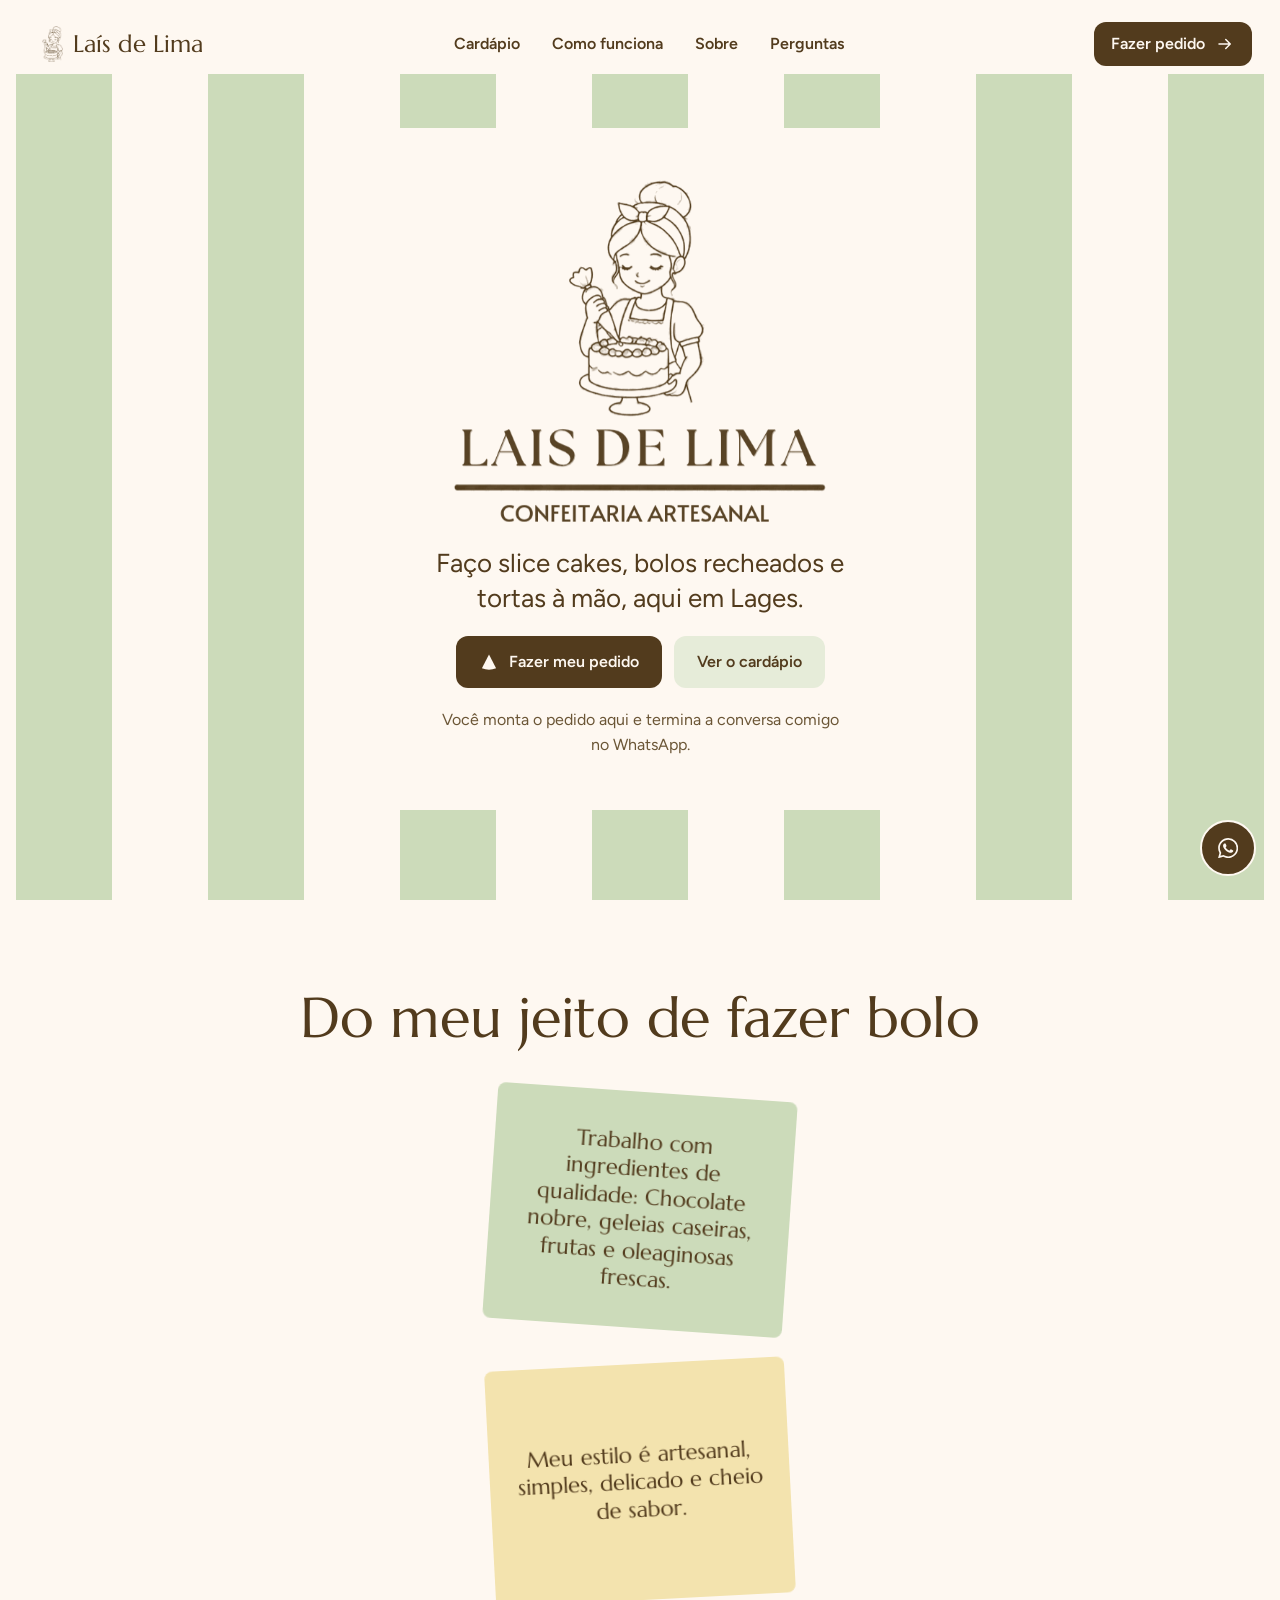
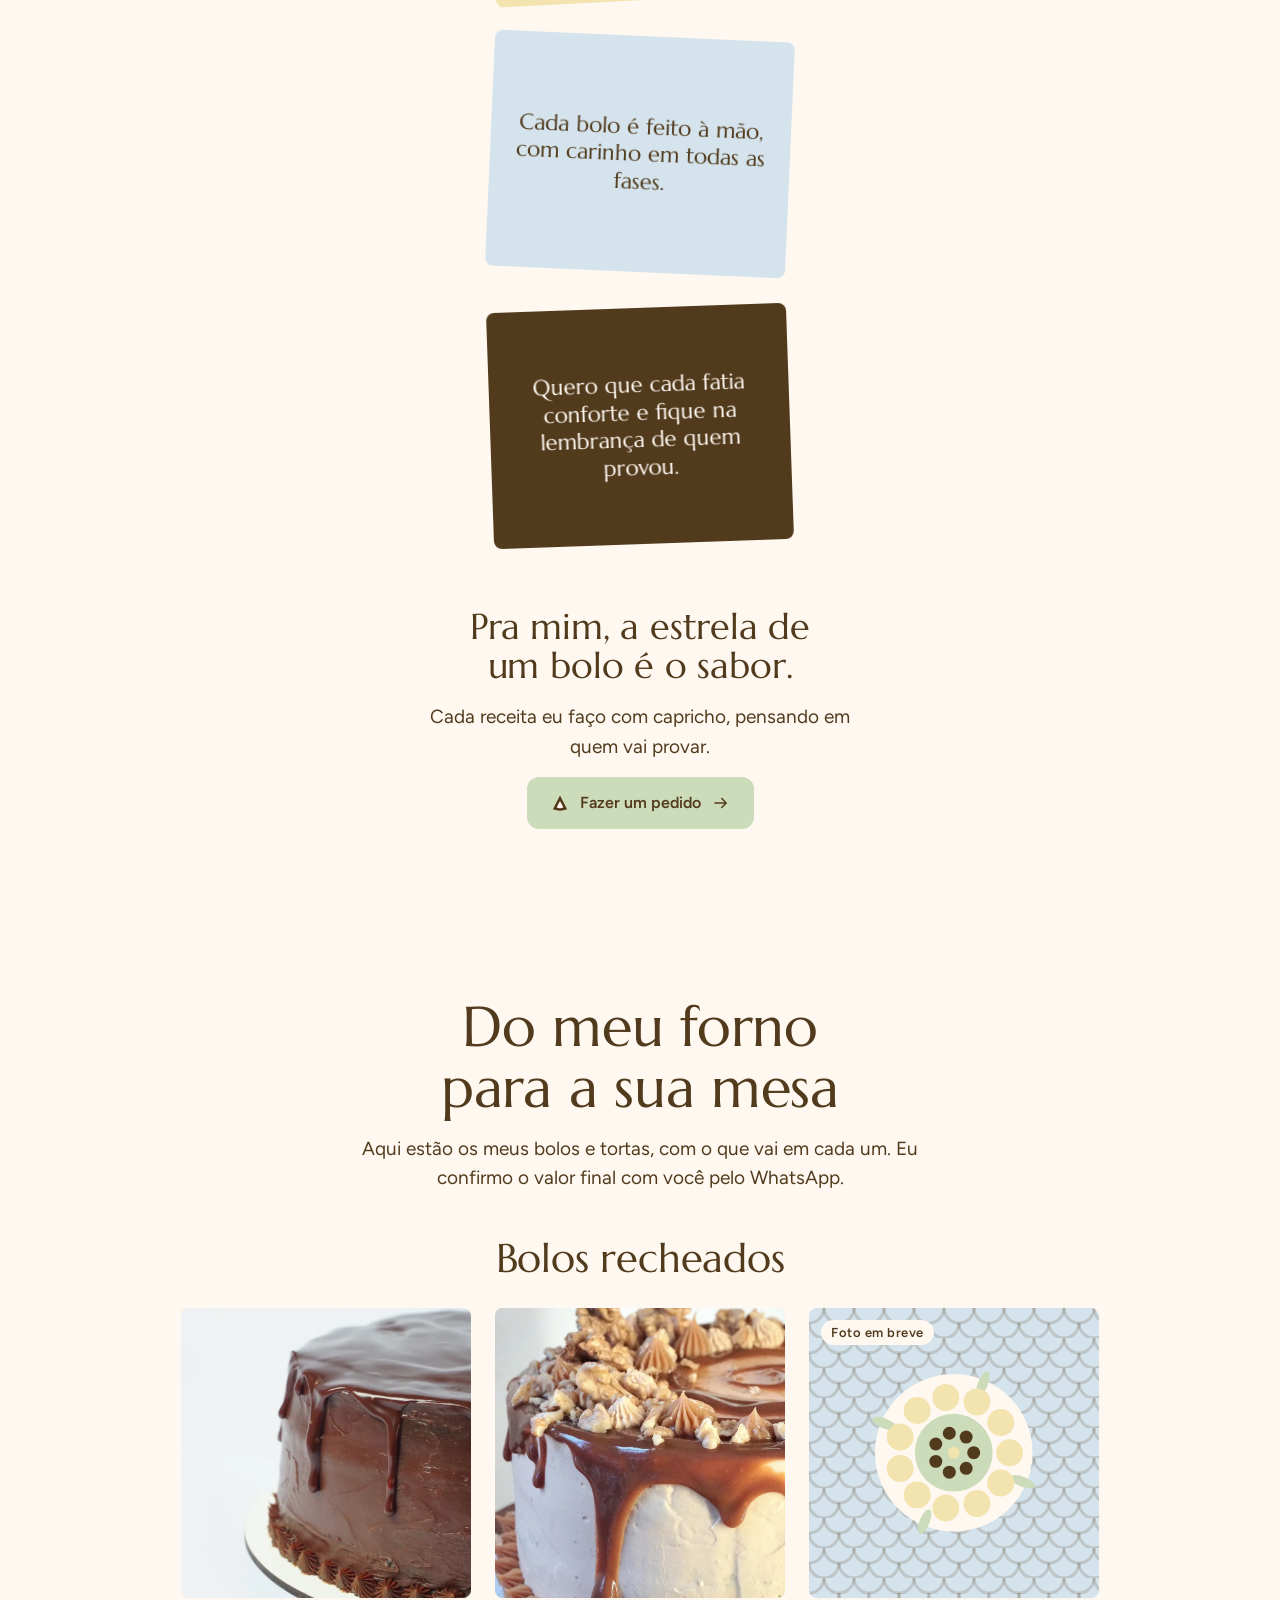
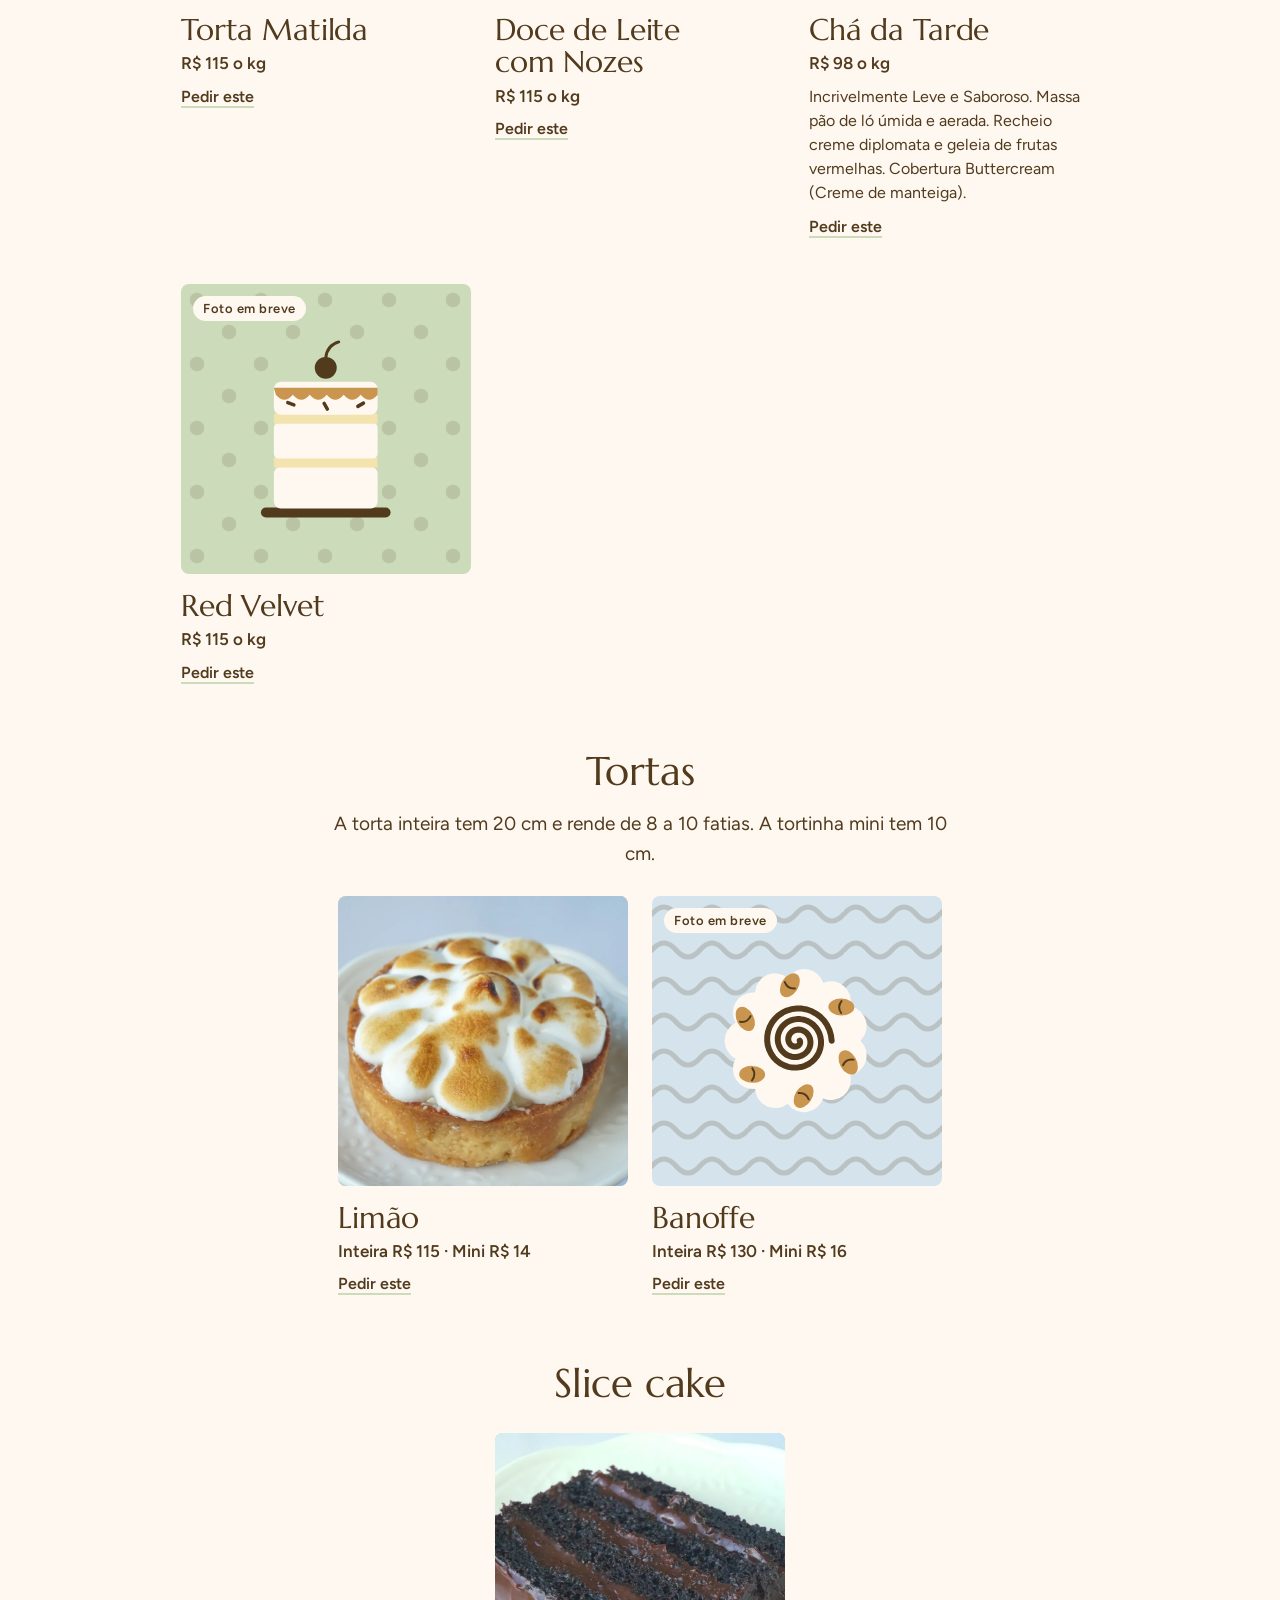
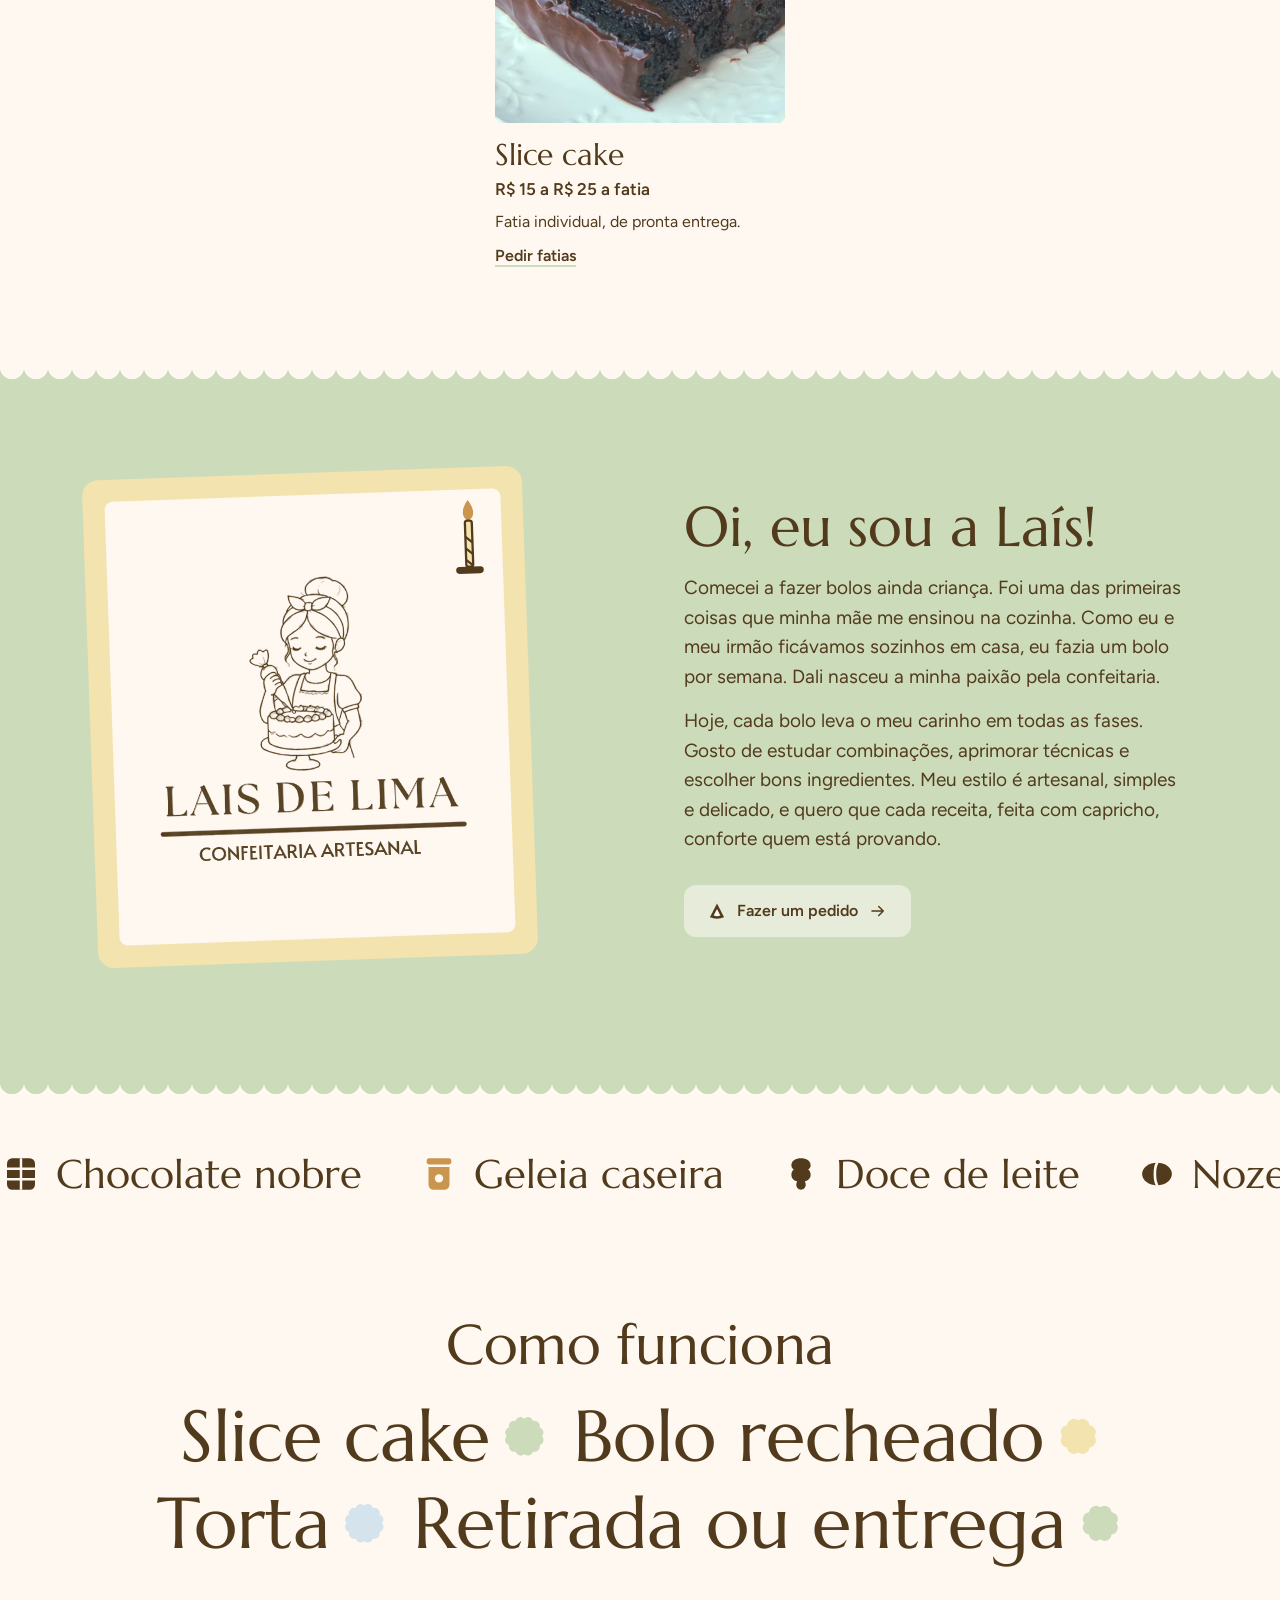
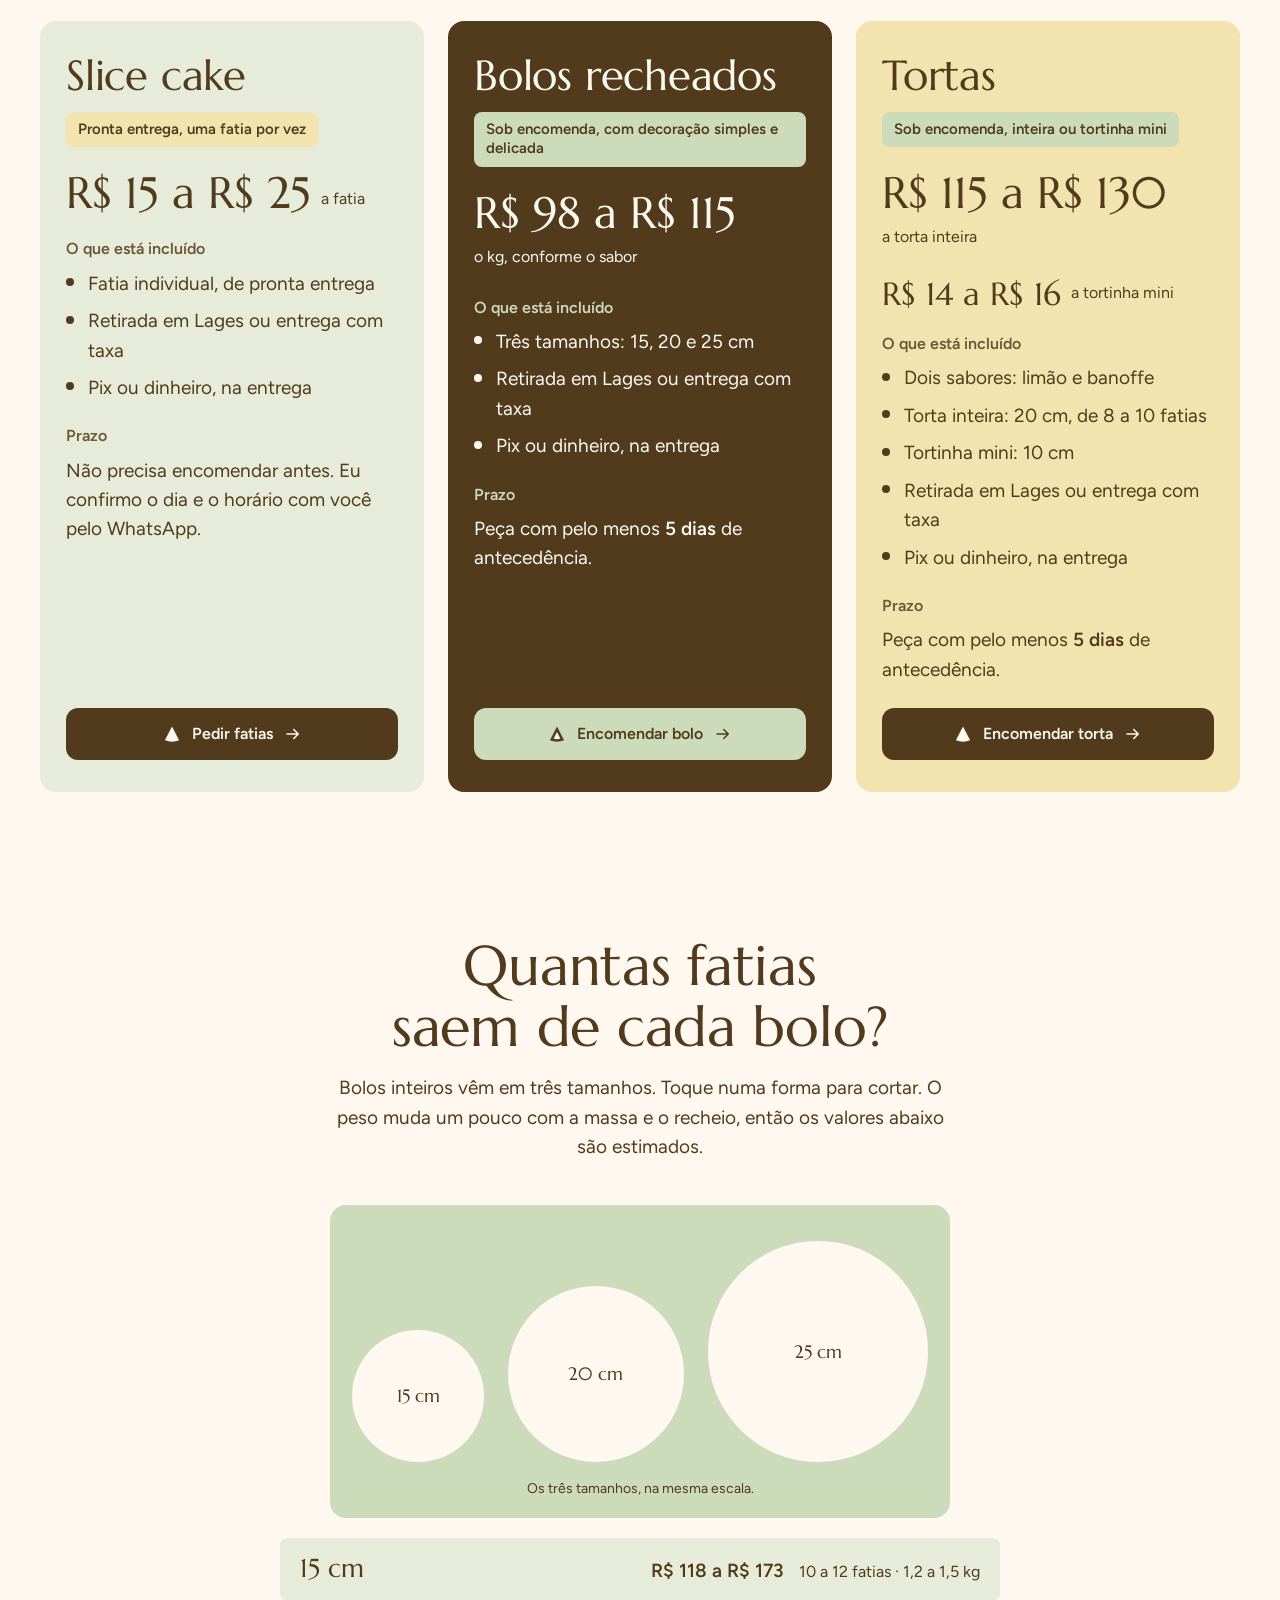
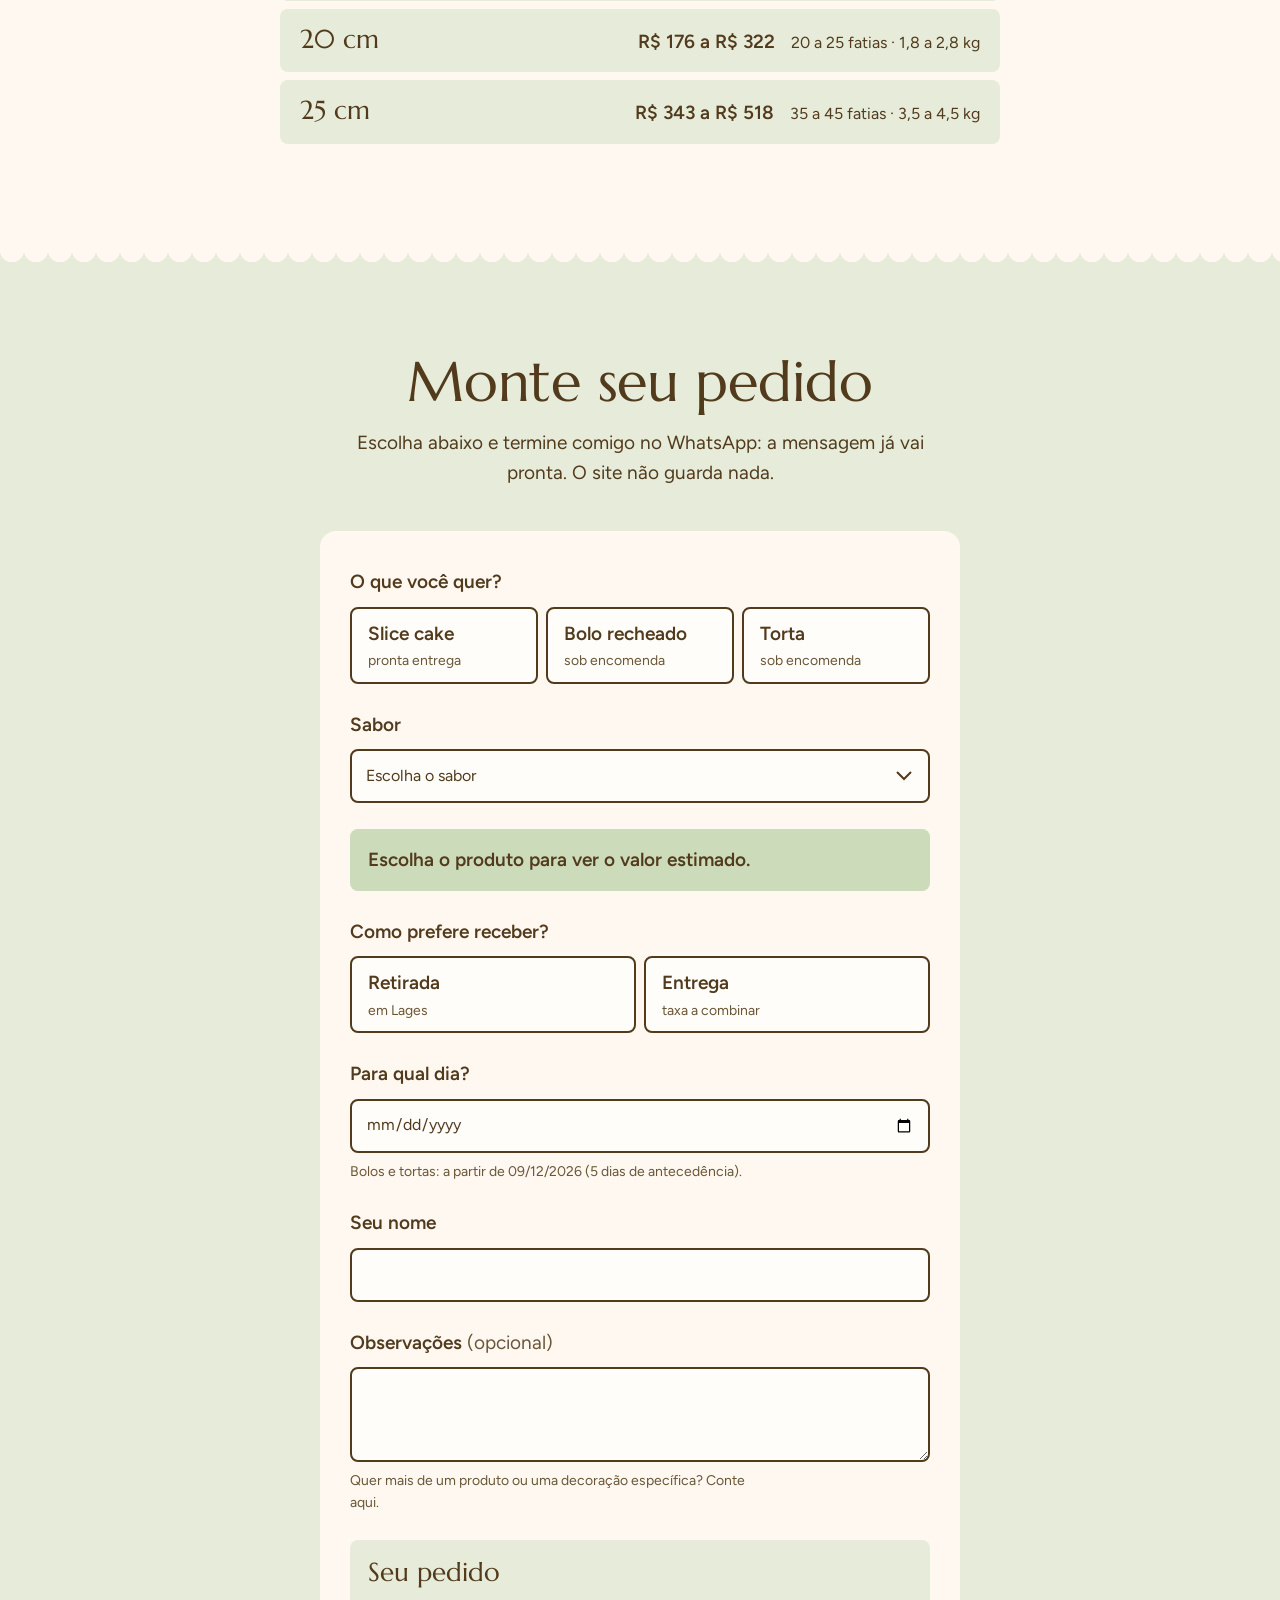
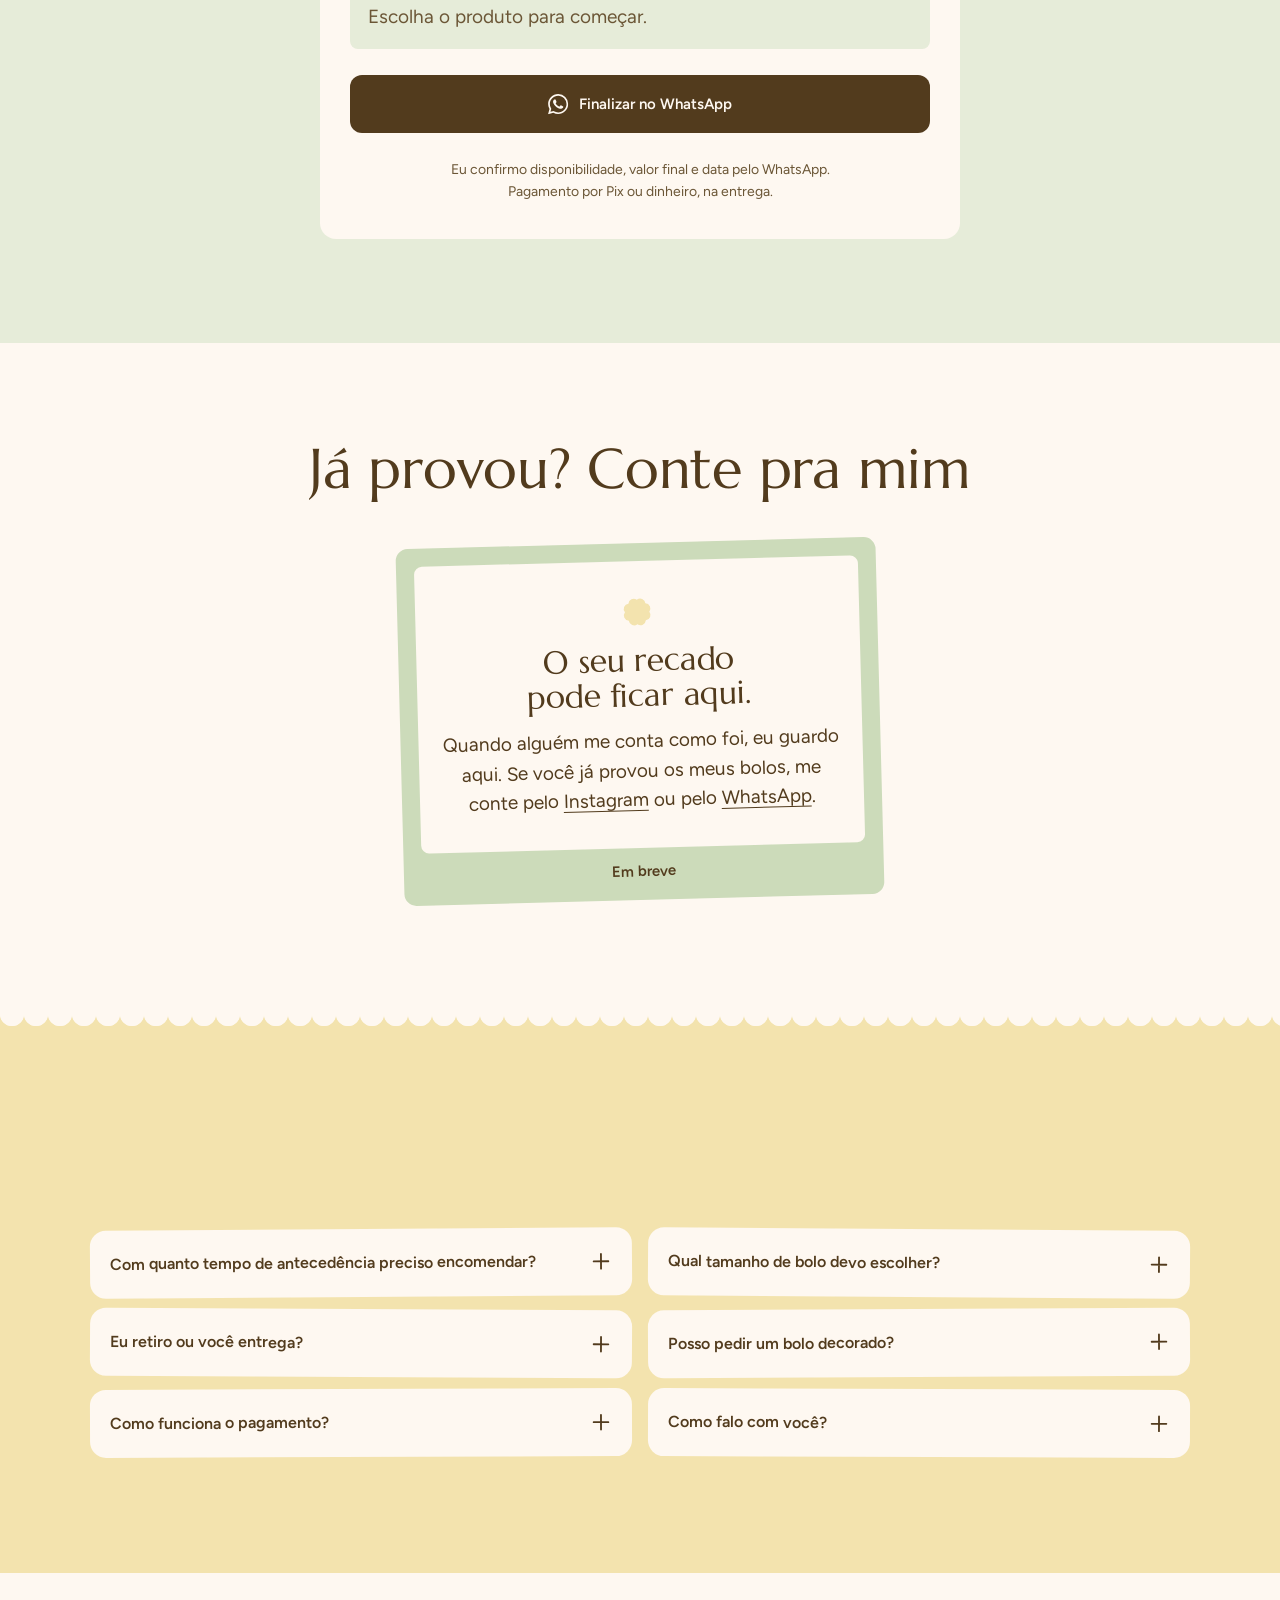
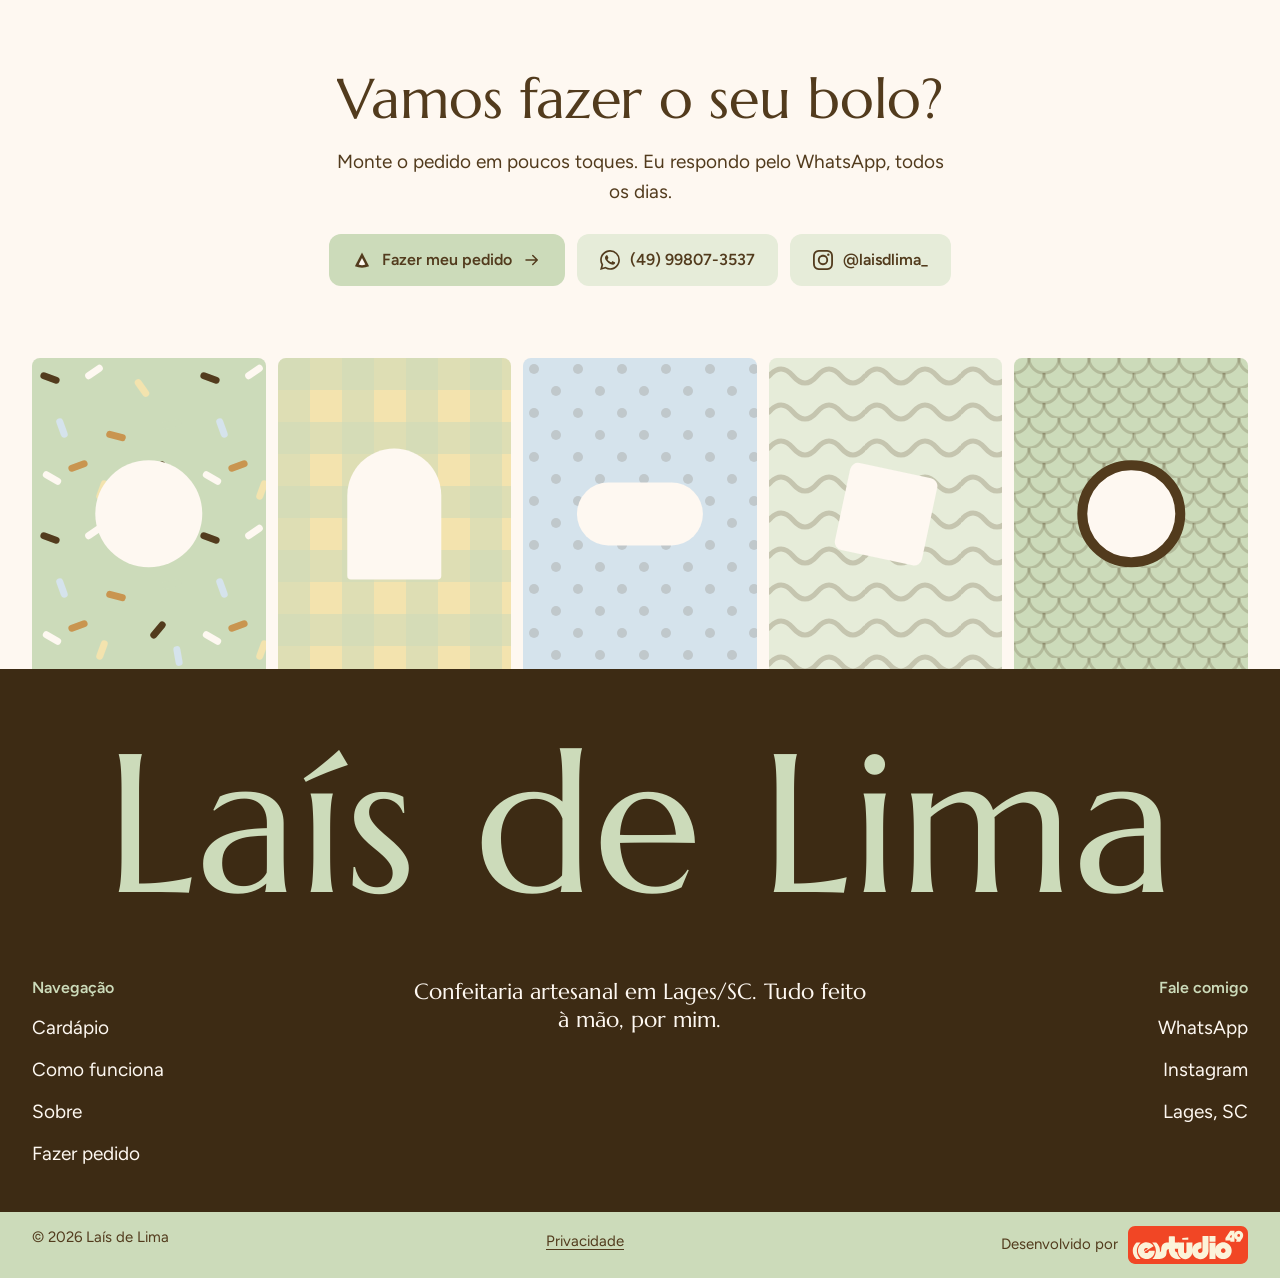
<file: index.html>
<!doctype html>
<html lang="pt-BR">
<head>
<meta charset="utf-8">
<meta name="viewport" content="width=device-width, initial-scale=1">
<title>Laís de Lima | Confeitaria artesanal em Lages/SC</title>
<meta name="description" content="Slice cakes, bolos recheados e tortas artesanais em Lages/SC. Monte seu pedido no site e finalize pelo WhatsApp.">
<meta name="theme-color" content="#FEF8F1">
<meta name="robots" content="noindex">

<meta property="og:type" content="website">
<meta property="og:locale" content="pt_BR">
<meta property="og:site_name" content="Laís de Lima Confeitaria Artesanal">
<meta property="og:title" content="Laís de Lima | Confeitaria artesanal em Lages/SC">
<meta property="og:description" content="Slice cakes, bolos recheados e tortas feitos à mão em Lages/SC.">
<meta property="og:image" content="https://boloslais.com.br/assets/img/og-image.jpg">
<meta property="og:image:width" content="1200">
<meta property="og:image:height" content="630">
<meta property="og:image:alt" content="Logotipo da Laís de Lima, confeitaria artesanal, sobre listras verdes">
<meta name="twitter:card" content="summary_large_image">
<meta name="twitter:image" content="https://boloslais.com.br/assets/img/og-image.jpg">
<link rel="canonical" href="https://boloslais.com.br/">
<meta property="og:url" content="https://boloslais.com.br/">

<link rel="icon" href="favicon.ico" sizes="32x32">
<link rel="icon" href="favicon.svg" type="image/svg+xml">
<link rel="apple-touch-icon" href="assets/img/apple-touch-icon.png">
<link rel="manifest" href="site.webmanifest">

<link rel="preload" href="assets/fonts/marcellus-latin-400-normal.woff2" as="font" type="font/woff2" crossorigin>
<link rel="preload" href="assets/fonts/figtree-latin-400-normal.woff2" as="font" type="font/woff2" crossorigin>
<link rel="stylesheet" href="assets/css/styles.css">
<script>document.documentElement.classList.add('js');</script>

<script type="application/ld+json">
{
  "@context": "https://schema.org",
  "@type": "Bakery",
  "url": "https://boloslais.com.br/",
  "image": "https://boloslais.com.br/assets/img/og-image.jpg",
  "name": "Laís de Lima Confeitaria Artesanal",
  "description": "Confeitaria artesanal em Lages/SC: slice cakes de pronta entrega e bolos recheados e tortas sob encomenda.",
  "telephone": "+55 49 99807-3537",
  "address": {
    "@type": "PostalAddress",
    "addressLocality": "Lages",
    "addressRegion": "SC",
    "addressCountry": "BR"
  },
  "areaServed": { "@type": "City", "name": "Lages" },
  "servesCuisine": "Confeitaria artesanal",
  "paymentAccepted": "Pix, dinheiro",
  "sameAs": ["https://www.instagram.com/laisdlima_/"]
}
</script>
<noscript><style>.topo__menu,.btn--wa,.wa-flutuante{display:none}.topo__barra{flex-wrap:wrap}.topo__nav{display:flex;flex-wrap:wrap;width:100%}.pedido .form{display:none}</style></noscript>
</head>
<body>
<!--SPRITE--><svg width="0" height="0" style="position:absolute" aria-hidden="true" focusable="false"><symbol id="i-flor" viewBox="0 0 24 24"><path d="M20.6 12A3.7 3.7 0 0 1 18 18A3.7 3.7 0 0 1 12 20.6A3.7 3.7 0 0 1 6 18A3.7 3.7 0 0 1 3.4 12A3.7 3.7 0 0 1 6 6A3.7 3.7 0 0 1 12 3.4A3.7 3.7 0 0 1 18 6A3.7 3.7 0 0 1 20.6 12Z"/></symbol><symbol id="i-flor12" viewBox="0 0 24 24"><path d="M21.5 12A2.8 2.8 0 0 1 20.2 16.7A2.8 2.8 0 0 1 16.7 20.2A2.8 2.8 0 0 1 12 21.5A2.8 2.8 0 0 1 7.3 20.2A2.8 2.8 0 0 1 3.8 16.7A2.8 2.8 0 0 1 2.5 12A2.8 2.8 0 0 1 3.8 7.3A2.8 2.8 0 0 1 7.3 3.8A2.8 2.8 0 0 1 12 2.5A2.8 2.8 0 0 1 16.7 3.8A2.8 2.8 0 0 1 20.2 7.3A2.8 2.8 0 0 1 21.5 12Z"/></symbol><symbol id="i-gran" viewBox="0 0 24 24"><rect x="2" y="9" width="20" height="6" rx="3"/></symbol><symbol id="i-cereja" viewBox="0 0 24 24"><circle cx="8" cy="17" r="5"/><circle cx="17" cy="15.5" r="4.4"/><path d="M8 12c1-5 4-8 8-9m0 0c0 4 0 7-.5 7.5" fill="none" stroke="currentColor" stroke-width="1.6" stroke-linecap="round"/></symbol><symbol id="i-fatia" viewBox="0 0 24 24"><path d="M12 3 3.5 19.5Q12 23 20.5 19.5Z"/><path d="M12 9.5 8 17.5Q12 19 16 17.5Z" fill="var(--furo,#FEF8F1)"/></symbol><symbol id="i-seta" viewBox="0 0 24 24"><path d="M4 12h15m-6-6 6 6-6 6" fill="none" stroke="currentColor" stroke-width="2" stroke-linecap="round" stroke-linejoin="round"/></symbol><symbol id="i-mais" viewBox="0 0 24 24"><path d="M12 4v16M4 12h16" fill="none" stroke="currentColor" stroke-width="2" stroke-linecap="round"/></symbol><symbol id="i-choco" viewBox="0 0 24 24"><rect x="4" y="3" width="16" height="18" rx="3"/><path d="M4 9h16M4 15h16M12 3v18" stroke="var(--furo,#FEF8F1)" stroke-width="1.4" fill="none"/></symbol><symbol id="i-gota" viewBox="0 0 24 24"><path d="M12 2.5C8 8 5.5 11 5.5 14.8a6.5 6.5 0 0 0 13 0C18.5 11 16 8 12 2.5Z"/></symbol><symbol id="i-pote" viewBox="0 0 24 24"><rect x="5" y="3" width="14" height="3.5" rx="1.2"/><path d="M6 8h12v10a3 3 0 0 1-3 3H9a3 3 0 0 1-3-3Z"/><circle cx="12" cy="14.5" r="2.4" fill="var(--furo,#FEF8F1)"/></symbol><symbol id="i-noz" viewBox="0 0 24 24"><ellipse cx="12" cy="12" rx="8.5" ry="6.5"/><path d="M12 5.8c-1.6 2.4-1.6 9.9 0 12.4" fill="none" stroke="var(--furo,#FEF8F1)" stroke-width="1.5" stroke-linecap="round"/></symbol><symbol id="i-frutas" viewBox="0 0 24 24"><circle cx="8" cy="15" r="4.6"/><circle cx="16.4" cy="15.6" r="4.2"/><circle cx="12.2" cy="8.6" r="3.8"/></symbol><symbol id="i-caramelo" viewBox="0 0 24 24"><path d="M12 3c-3 0-5.5 1.5-5.5 4 0 1.2.6 2 1.4 2.4-.9.7-1.4 1.8-1.4 3 0 2 1.4 3.4 3.3 3.8-.3.6-.5 1.4-.5 2 0 1.7 1.3 2.8 2.7 2.8s2.7-1.1 2.7-2.8c0-.6-.2-1.4-.5-2 1.9-.4 3.3-1.8 3.3-3.8 0-1.2-.5-2.3-1.4-3 .8-.4 1.4-1.2 1.4-2.4C17.5 4.5 15 3 12 3Z"/></symbol><symbol id="a-matilda" viewBox="0 0 400 500"><path d="M328 250A29.8 29.8 0 0 1 317 302.1A29.8 29.8 0 0 1 285.7 345.2A29.8 29.8 0 0 1 239.6 371.8A29.8 29.8 0 0 1 186.6 377.3A29.8 29.8 0 0 1 136 360.9A29.8 29.8 0 0 1 96.4 325.3A29.8 29.8 0 0 1 74.8 276.6A29.8 29.8 0 0 1 74.8 223.4A29.8 29.8 0 0 1 96.4 174.7A29.8 29.8 0 0 1 136 139.1A29.8 29.8 0 0 1 186.6 122.7A29.8 29.8 0 0 1 239.6 128.2A29.8 29.8 0 0 1 285.7 154.8A29.8 29.8 0 0 1 317 197.9A29.8 29.8 0 0 1 328 250Z" fill="var(--b)"/><circle cx="200" cy="250" r="118" fill="var(--a)"/><circle cx="200" cy="250" r="92" fill="var(--c)"/><rect x="253" y="245.5" width="26" height="9" rx="4.5" fill="var(--d)" transform="rotate(90.0 266 250)"/><rect x="244.2" y="278.5" width="26" height="9" rx="4.5" fill="var(--d)" transform="rotate(120.0 257.2 283)"/><rect x="220" y="302.7" width="26" height="9" rx="4.5" fill="var(--d)" transform="rotate(150.0 233 307.2)"/><rect x="187" y="311.5" width="26" height="9" rx="4.5" fill="var(--d)" transform="rotate(180.0 200 316)"/><rect x="154" y="302.7" width="26" height="9" rx="4.5" fill="var(--d)" transform="rotate(210.0 167 307.2)"/><rect x="129.8" y="278.5" width="26" height="9" rx="4.5" fill="var(--d)" transform="rotate(240.0 142.8 283)"/><rect x="121" y="245.5" width="26" height="9" rx="4.5" fill="var(--d)" transform="rotate(270.0 134 250)"/><rect x="129.8" y="212.5" width="26" height="9" rx="4.5" fill="var(--d)" transform="rotate(300.0 142.8 217)"/><rect x="154" y="188.3" width="26" height="9" rx="4.5" fill="var(--d)" transform="rotate(330.0 167 192.8)"/><rect x="187" y="179.5" width="26" height="9" rx="4.5" fill="var(--d)" transform="rotate(360.0 200 184)"/><rect x="220" y="188.3" width="26" height="9" rx="4.5" fill="var(--d)" transform="rotate(390.0 233 192.8)"/><rect x="244.2" y="212.5" width="26" height="9" rx="4.5" fill="var(--d)" transform="rotate(420.0 257.2 217)"/><circle cx="200" cy="250" r="20" fill="var(--d)"/><rect x="370.5" y="302.1" width="22" height="8" rx="4.0" fill="var(--d)" transform="rotate(107.1887338539247 381.5 306.1)"/><rect x="302.8" y="398.1" width="22" height="8" rx="4.0" fill="var(--d)" transform="rotate(143.1887338539247 313.8 402.1)"/><rect x="191.7" y="436" width="22" height="8" rx="4.0" fill="var(--d)" transform="rotate(179.1887338539247 202.7 440)"/><rect x="79.5" y="401.3" width="22" height="8" rx="4.0" fill="var(--d)" transform="rotate(215.1887338539247 90.5 405.3)"/><rect x="9.1" y="307.3" width="22" height="8" rx="4.0" fill="var(--d)" transform="rotate(251.18873385392467 20.1 311.3)"/><rect x="7.5" y="189.9" width="22" height="8" rx="4.0" fill="var(--d)" transform="rotate(287.18873385392465 18.5 193.9)"/><rect x="75.2" y="93.9" width="22" height="8" rx="4.0" fill="var(--d)" transform="rotate(323.18873385392465 86.2 97.9)"/><rect x="186.3" y="56" width="22" height="8" rx="4.0" fill="var(--d)" transform="rotate(359.1887338539247 197.3 60)"/><rect x="298.5" y="90.7" width="22" height="8" rx="4.0" fill="var(--d)" transform="rotate(395.1887338539247 309.5 94.7)"/><rect x="368.9" y="184.7" width="22" height="8" rx="4.0" fill="var(--d)" transform="rotate(431.1887338539247 379.9 188.7)"/></symbol><symbol id="a-nozes" viewBox="0 0 400 500"><path d="M327.6 250A40.3 40.3 0 0 1 307.4 319A40.3 40.3 0 0 1 253 366.1A40.3 40.3 0 0 1 181.8 376.3A40.3 40.3 0 0 1 116.4 346.5A40.3 40.3 0 0 1 77.5 286A40.3 40.3 0 0 1 77.5 214A40.3 40.3 0 0 1 116.4 153.5A40.3 40.3 0 0 1 181.8 123.7A40.3 40.3 0 0 1 253 133.9A40.3 40.3 0 0 1 307.4 181A40.3 40.3 0 0 1 327.6 250Z" fill="var(--a)"/><path d="M206 250 L206.5 251 L206.7 252.2 L206.8 253.5 L206.6 254.8 L206.1 256.1 L205.4 257.4 L204.4 258.7 L203.2 259.8 L201.7 260.7 L200 261.3 L198.1 261.7 L196.2 261.8 L194.1 261.5 L192.1 260.9 L190.1 259.9 L188.2 258.5 L186.6 256.8 L185.2 254.8 L184.1 252.5 L183.3 250 L183 247.3 L183.1 244.5 L183.7 241.7 L184.8 238.9 L186.3 236.3 L188.3 233.9 L190.7 231.8 L193.5 230.1 L196.6 228.8 L200 228 L203.5 227.7 L207.1 228.1 L210.7 229 L214.2 230.5 L217.4 232.6 L220.4 235.2 L222.9 238.3 L225 241.9 L226.5 245.8 L227.3 250 L227.5 254.4 L227 258.8 L225.8 263.1 L223.8 267.3 L221.2 271.2 L217.9 274.7 L214.1 277.7 L209.8 280.1 L205 281.7 L200 282.7 L194.8 282.8 L189.6 282.1 L184.4 280.5 L179.5 278.2 L175 275 L171 271.1 L167.6 266.5 L164.9 261.4 L163 255.9 L162 250 L161.9 244 L162.8 237.9 L164.7 232 L167.5 226.4 L171.2 221.2 L175.8 216.7 L181.1 212.8 L186.9 209.8 L193.3 207.7 L200 206.7 L206.9 206.7 L213.7 207.8 L220.4 210 L226.7 213.2 L232.5 217.5 L237.6 222.6 L241.9 228.6 L245.3 235.3 L247.5 242.5 L248.7 250 L248.6 257.7 L247.3 265.4 L244.8 272.8 L241.1 279.9 L236.3 286.3 L230.5 292 L223.8 296.7 L216.4 300.3 L208.4 302.8 L200 304 L191.5 303.9 L183 302.4 L174.8 299.5 L167 295.4 L159.9 290.1 L153.7 283.6 L148.6 276.2 L144.6 268 L141.9 259.2 L140.7 250 L140.9 240.6 L142.6 231.3 L145.7 222.3 L150.3 213.9 L156.2 206.2 L163.2 199.4 L171.4 193.8 L180.3 189.5 L190 186.7 L200 185.3 L210.2 185.6 L220.3 187.5 L230.1 191 L239.3 196 L247.6 202.4 L254.9 210.1 L260.9 218.9 L265.6 228.7 L268.6 239.1 L270 250" fill="none" stroke="var(--d)" stroke-width="12" stroke-linecap="round" stroke-linejoin="round"/><g transform="translate(303.2 293.6) rotate(62)"><ellipse rx="26" ry="17" fill="var(--c)"/><path d="M0 -12C-6 -4 -6 4 0 12" fill="none" stroke="var(--d)" stroke-width="4" stroke-linecap="round"/></g><g transform="translate(213.8 361.1) rotate(122)"><ellipse rx="26" ry="17" fill="var(--c)"/><path d="M0 -12C-6 -4 -6 4 0 12" fill="none" stroke="var(--d)" stroke-width="4" stroke-linecap="round"/></g><g transform="translate(110.6 317.5) rotate(182)"><ellipse rx="26" ry="17" fill="var(--c)"/><path d="M0 -12C-6 -4 -6 4 0 12" fill="none" stroke="var(--d)" stroke-width="4" stroke-linecap="round"/></g><g transform="translate(96.8 206.4) rotate(242)"><ellipse rx="26" ry="17" fill="var(--c)"/><path d="M0 -12C-6 -4 -6 4 0 12" fill="none" stroke="var(--d)" stroke-width="4" stroke-linecap="round"/></g><g transform="translate(186.2 138.9) rotate(302)"><ellipse rx="26" ry="17" fill="var(--c)"/><path d="M0 -12C-6 -4 -6 4 0 12" fill="none" stroke="var(--d)" stroke-width="4" stroke-linecap="round"/></g><g transform="translate(289.4 182.5) rotate(362)"><ellipse rx="26" ry="17" fill="var(--c)"/><path d="M0 -12C-6 -4 -6 4 0 12" fill="none" stroke="var(--d)" stroke-width="4" stroke-linecap="round"/></g></symbol><symbol id="a-cha" viewBox="0 0 400 500"><circle cx="200" cy="250" r="158" fill="var(--a)"/><g transform="translate(338.2 308.4) rotate(22)"><ellipse rx="26" ry="10" fill="var(--b)"/></g><g transform="translate(141.6 388.2) rotate(112)"><ellipse rx="26" ry="10" fill="var(--b)"/></g><g transform="translate(61.8 191.6) rotate(202)"><ellipse rx="26" ry="10" fill="var(--b)"/></g><g transform="translate(258.4 111.8) rotate(292)"><ellipse rx="26" ry="10" fill="var(--b)"/></g><circle cx="312" cy="250" r="27" fill="var(--c)"/><circle cx="294.2" cy="310.6" r="27" fill="var(--c)"/><circle cx="246.5" cy="351.9" r="27" fill="var(--c)"/><circle cx="184.1" cy="360.9" r="27" fill="var(--c)"/><circle cx="126.7" cy="334.6" r="27" fill="var(--c)"/><circle cx="92.5" cy="281.6" r="27" fill="var(--c)"/><circle cx="92.5" cy="218.4" r="27" fill="var(--c)"/><circle cx="126.7" cy="165.4" r="27" fill="var(--c)"/><circle cx="184.1" cy="139.1" r="27" fill="var(--c)"/><circle cx="246.5" cy="148.1" r="27" fill="var(--c)"/><circle cx="294.2" cy="189.4" r="27" fill="var(--c)"/><circle cx="200" cy="250" r="78" fill="var(--b)"/><circle cx="240" cy="250" r="13" fill="var(--d)"/><circle cx="224.9" cy="281.3" r="13" fill="var(--d)"/><circle cx="191.1" cy="289" r="13" fill="var(--d)"/><circle cx="164" cy="267.4" r="13" fill="var(--d)"/><circle cx="164" cy="232.6" r="13" fill="var(--d)"/><circle cx="191.1" cy="211" r="13" fill="var(--d)"/><circle cx="224.9" cy="218.7" r="13" fill="var(--d)"/><circle cx="200" cy="250" r="12" fill="var(--c)"/></symbol><symbol id="a-slice" viewBox="0 0 400 500"><g transform="translate(200 96) scale(1) translate(-200 -96)"><path d="M200 96L66 386Q200 462 334 386Z" fill="var(--a)"/></g><g transform="translate(200 96) scale(0.8) translate(-200 -96)"><path d="M200 96L66 386Q200 462 334 386Z" fill="var(--b)"/></g><g transform="translate(200 96) scale(0.6) translate(-200 -96)"><path d="M200 96L66 386Q200 462 334 386Z" fill="var(--c)"/></g><g transform="translate(200 96) scale(0.4) translate(-200 -96)"><path d="M200 96L66 386Q200 462 334 386Z" fill="var(--d)"/></g><rect x="79" y="115.5" width="26" height="9" rx="4.5" fill="var(--d)" transform="rotate(-25 92 120)"/><rect x="305" y="145.5" width="26" height="9" rx="4.5" fill="var(--b)" transform="rotate(30 318 150)"/><rect x="317" y="295.5" width="26" height="9" rx="4.5" fill="var(--d)" transform="rotate(-60 330 300)"/><rect x="57" y="255.5" width="26" height="9" rx="4.5" fill="var(--b)" transform="rotate(50 70 260)"/></symbol><symbol id="a-bolo" viewBox="0 0 400 500"><rect x="70" y="408" width="260" height="20" rx="10" fill="var(--d)"/><rect x="96" y="326" width="208" height="84" rx="14" fill="var(--a)"/><rect x="96" y="308" width="208" height="20" fill="var(--c)"/><rect x="96" y="238" width="208" height="72" rx="10" fill="var(--a)"/><rect x="96" y="220" width="208" height="20" fill="var(--c)"/><rect x="96" y="156" width="208" height="66" rx="14" fill="var(--a)"/><path d="M96 168h208v14q-17 20-34 0-17 20-34 0-17 20-34 0-17 20-34 0-17 20-34 0-17 20-34 0Z" fill="var(--b)"/><circle cx="200" cy="128" r="22" fill="var(--d)"/><path d="M200 108c2-18 12-28 26-32" fill="none" stroke="var(--d)" stroke-width="6" stroke-linecap="round"/><rect x="120" y="196.5" width="20" height="7" rx="3.5" fill="var(--d)" transform="rotate(20 130 200)"/><rect x="260" y="198.5" width="20" height="7" rx="3.5" fill="var(--d)" transform="rotate(-30 270 202)"/><rect x="190" y="201.5" width="20" height="7" rx="3.5" fill="var(--d)" transform="rotate(60 200 205)"/></symbol><symbol id="a-torta" viewBox="0 0 400 500"><path d="M334.9 250A26.2 26.2 0 0 1 326.8 296.1A26.2 26.2 0 0 1 303.4 336.7A26.2 26.2 0 0 1 267.5 366.8A26.2 26.2 0 0 1 223.4 382.9A26.2 26.2 0 0 1 176.6 382.9A26.2 26.2 0 0 1 132.5 366.8A26.2 26.2 0 0 1 96.6 336.7A26.2 26.2 0 0 1 73.2 296.1A26.2 26.2 0 0 1 65.1 250A26.2 26.2 0 0 1 73.2 203.9A26.2 26.2 0 0 1 96.6 163.3A26.2 26.2 0 0 1 132.5 133.2A26.2 26.2 0 0 1 176.6 117.1A26.2 26.2 0 0 1 223.4 117.1A26.2 26.2 0 0 1 267.5 133.2A26.2 26.2 0 0 1 303.4 163.3A26.2 26.2 0 0 1 326.8 203.9A26.2 26.2 0 0 1 334.9 250Z" fill="var(--b)"/><circle cx="200" cy="250" r="122" fill="var(--a)"/><clipPath id="cp-torta"><circle cx="200" cy="250" r="108"/></clipPath><g clip-path="url(#cp-torta)"><rect x="-20" y="120" width="12" height="260" fill="var(--c)" transform="rotate(45 200 250)"/><rect x="18" y="120" width="12" height="260" fill="var(--c)" transform="rotate(45 200 250)"/><rect x="56" y="120" width="12" height="260" fill="var(--c)" transform="rotate(45 200 250)"/><rect x="94" y="120" width="12" height="260" fill="var(--c)" transform="rotate(45 200 250)"/><rect x="132" y="120" width="12" height="260" fill="var(--c)" transform="rotate(45 200 250)"/><rect x="170" y="120" width="12" height="260" fill="var(--c)" transform="rotate(45 200 250)"/><rect x="208" y="120" width="12" height="260" fill="var(--c)" transform="rotate(45 200 250)"/><rect x="246" y="120" width="12" height="260" fill="var(--c)" transform="rotate(45 200 250)"/><rect x="284" y="120" width="12" height="260" fill="var(--c)" transform="rotate(45 200 250)"/><rect x="322" y="120" width="12" height="260" fill="var(--c)" transform="rotate(45 200 250)"/><rect x="360" y="120" width="12" height="260" fill="var(--c)" transform="rotate(45 200 250)"/><rect x="398" y="120" width="12" height="260" fill="var(--c)" transform="rotate(45 200 250)"/><rect x="436" y="120" width="12" height="260" fill="var(--c)" transform="rotate(45 200 250)"/><rect x="-20" y="120" width="12" height="260" fill="var(--c)" transform="rotate(-45 200 250)"/><rect x="18" y="120" width="12" height="260" fill="var(--c)" transform="rotate(-45 200 250)"/><rect x="56" y="120" width="12" height="260" fill="var(--c)" transform="rotate(-45 200 250)"/><rect x="94" y="120" width="12" height="260" fill="var(--c)" transform="rotate(-45 200 250)"/><rect x="132" y="120" width="12" height="260" fill="var(--c)" transform="rotate(-45 200 250)"/><rect x="170" y="120" width="12" height="260" fill="var(--c)" transform="rotate(-45 200 250)"/><rect x="208" y="120" width="12" height="260" fill="var(--c)" transform="rotate(-45 200 250)"/><rect x="246" y="120" width="12" height="260" fill="var(--c)" transform="rotate(-45 200 250)"/><rect x="284" y="120" width="12" height="260" fill="var(--c)" transform="rotate(-45 200 250)"/><rect x="322" y="120" width="12" height="260" fill="var(--c)" transform="rotate(-45 200 250)"/><rect x="360" y="120" width="12" height="260" fill="var(--c)" transform="rotate(-45 200 250)"/><rect x="398" y="120" width="12" height="260" fill="var(--c)" transform="rotate(-45 200 250)"/><rect x="436" y="120" width="12" height="260" fill="var(--c)" transform="rotate(-45 200 250)"/></g><circle cx="200" cy="250" r="108" fill="none" stroke="var(--d)" stroke-width="8"/><circle cx="200" cy="250" r="16" fill="var(--d)"/></symbol></svg><!--/SPRITE-->
<svg width="0" height="0" style="position:absolute" aria-hidden="true" focusable="false">
  <symbol id="i-wa" viewBox="0 0 24 24"><path d="M17.472 14.382c-.297-.149-1.758-.867-2.03-.967-.273-.099-.471-.148-.67.15-.197.297-.767.966-.94 1.164-.173.199-.347.223-.644.075-.297-.15-1.255-.463-2.39-1.475-.883-.788-1.48-1.761-1.653-2.059-.173-.297-.018-.458.13-.606.134-.133.298-.347.446-.52.149-.174.198-.298.298-.497.099-.198.05-.371-.025-.52-.075-.149-.669-1.612-.916-2.207-.242-.579-.487-.5-.669-.51-.173-.008-.371-.01-.57-.01-.198 0-.52.074-.792.372-.272.297-1.04 1.016-1.04 2.479 0 1.462 1.065 2.875 1.213 3.074.149.198 2.096 3.2 5.077 4.487.709.306 1.262.489 1.694.625.712.227 1.36.195 1.871.118.571-.085 1.758-.719 2.006-1.413.248-.694.248-1.289.173-1.413-.074-.124-.272-.198-.57-.347m-5.421 7.403h-.004a9.87 9.87 0 01-5.031-1.378l-.361-.214-3.741.982.998-3.648-.235-.374a9.86 9.86 0 01-1.51-5.26c.001-5.45 4.436-9.884 9.888-9.884 2.64 0 5.122 1.03 6.988 2.898a9.825 9.825 0 012.893 6.994c-.003 5.45-4.437 9.884-9.885 9.884m8.413-18.297A11.815 11.815 0 0012.05 0C5.495 0 .16 5.335.157 11.892c0 2.096.547 4.142 1.588 5.945L.057 24l6.305-1.654a11.882 11.882 0 005.683 1.448h.005c6.554 0 11.89-5.335 11.893-11.893a11.821 11.821 0 00-3.48-8.413Z"/></symbol>
  <symbol id="i-ig" viewBox="0 0 24 24"><path d="M7.0301.084c-1.2768.0602-2.1487.264-2.911.5634-.7888.3075-1.4575.72-2.1228 1.3877-.6652.6677-1.075 1.3368-1.3802 2.127-.2954.7638-.4956 1.6365-.552 2.914-.0564 1.2775-.0689 1.6882-.0626 4.947.0062 3.2586.0206 3.6671.0825 4.9473.061 1.2765.264 2.1482.5635 2.9107.308.7889.72 1.4573 1.388 2.1228.6679.6655 1.3365 1.0743 2.1285 1.38.7632.295 1.6361.4961 2.9134.552 1.2773.056 1.6884.069 4.9462.0627 3.2578-.0062 3.668-.0207 4.9478-.0814 1.28-.0607 2.147-.2652 2.9098-.5633.7889-.3086 1.4578-.72 2.1228-1.3881.665-.6682 1.0745-1.3378 1.3795-2.1284.2957-.7632.4966-1.636.552-2.9124.056-1.2809.0692-1.6898.063-4.948-.0063-3.2583-.021-3.6668-.0817-4.9465-.0607-1.2797-.264-2.1487-.5633-2.9117-.3084-.7889-.72-1.4568-1.3876-2.1228C21.2982 1.33 20.628.9208 19.8378.6165 19.074.321 18.2017.1197 16.9244.0645 15.6471.0093 15.236-.005 11.977.0014 8.718.0076 8.31.0215 7.0301.0839m.1402 21.6932c-1.17-.0509-1.8053-.2453-2.2287-.408-.5606-.216-.96-.4771-1.3819-.895-.422-.4178-.6811-.8186-.9-1.378-.1644-.4234-.3624-1.058-.4171-2.228-.0595-1.2645-.072-1.6442-.079-4.848-.007-3.2037.0053-3.583.0607-4.848.05-1.169.2456-1.805.408-2.2282.216-.5613.4762-.96.895-1.3816.4188-.4217.8184-.6814 1.3783-.9003.423-.1651 1.0575-.3614 2.227-.4171 1.2655-.06 1.6447-.072 4.848-.079 3.2033-.007 3.5835.005 4.8495.0608 1.169.0508 1.8053.2445 2.228.408.5608.216.96.4754 1.3816.895.4217.4194.6816.8176.9005 1.3787.1653.4217.3617 1.056.4169 2.2263.0602 1.2655.0739 1.645.0796 4.848.0058 3.203-.0055 3.5834-.061 4.848-.051 1.17-.245 1.8055-.408 2.2294-.216.5604-.4763.96-.8954 1.3814-.419.4215-.8181.6811-1.3783.9-.4224.1649-1.0577.3617-2.2262.4174-1.2656.0595-1.6448.072-4.8493.079-3.2045.007-3.5825-.006-4.848-.0608M16.953 5.5864A1.44 1.44 0 1 0 18.39 4.144a1.44 1.44 0 0 0-1.437 1.4424M5.8385 12.012c.0067 3.4032 2.7706 6.1557 6.173 6.1493 3.4026-.0065 6.157-2.7701 6.1506-6.1733-.0065-3.4032-2.771-6.1565-6.174-6.1498-3.403.0067-6.156 2.771-6.1496 6.1738M8 12.0077a4 4 0 1 1 4.008 3.9921A3.9996 3.9996 0 0 1 8 12.0077"/></symbol>
</svg>

<a class="pular" href="#conteudo">Pular para o conteúdo</a>

<header class="topo" data-topo>
  <div class="topo__barra">
    <a class="topo__marca" href="#inicio" data-marca aria-label="Laís de Lima, início"><img src="assets/img/logo-ilustracao.webp" width="195" height="331" alt=""><span>Laís de Lima</span></a>
    <nav class="topo__nav" aria-label="Principal">
      <a href="#cardapio">Cardápio</a>
      <a href="#precos">Como funciona</a>
      <a href="#sobre">Sobre</a>
      <a href="#perguntas">Perguntas</a>
    </nav>
    <a class="btn btn--verde btn--topo" href="#pedido"><span>Fazer pedido</span><span class="btn__seta" aria-hidden="true"><svg><use href="#i-seta"/></svg><svg><use href="#i-seta"/></svg></span></a>
    <button class="topo__menu" type="button" aria-expanded="false" aria-controls="menu-mobile" data-menu-btn><span class="barras" aria-hidden="true"><i></i><i></i><i></i></span><span class="visualmente-oculto">Menu</span></button>
  </div>
</header>
<nav class="menu-mobile" id="menu-mobile" aria-label="Menu" hidden data-menu>
  <a href="#cardapio">Cardápio</a>
  <a href="#precos">Como funciona</a>
  <a href="#tamanhos">Tamanhos</a>
  <a href="#sobre">Sobre mim</a>
  <a href="#perguntas">Perguntas</a>
  <a href="#pedido">Fazer pedido</a>
</nav>

<main id="conteudo">

  <!-- ===== Início ===== -->
  <section class="hero" id="inicio" aria-labelledby="t-hero">
    <div class="hero__carta">
      <h1 id="t-hero" class="hero__logo" data-entrada style="--d:0"><img src="assets/img/logo-lais.webp" width="527" height="485" alt="Laís de Lima, confeitaria artesanal" fetchpriority="high"></h1>
      <p class="hero__sub" data-entrada style="--d:1">Faço slice cakes, bolos recheados e tortas à mão, aqui em Lages.</p>
      <div class="hero__acoes" data-entrada style="--d:2">
        <a class="btn btn--tinta" href="#pedido"><svg class="btn__ico"><use href="#i-fatia"/></svg><span>Fazer meu pedido</span></a>
        <a class="btn btn--contorno" href="#cardapio"><span>Ver o cardápio</span></a>
      </div>
      <p class="hero__nota" data-entrada style="--d:3">Você monta o pedido aqui e termina a conversa comigo no WhatsApp.</p>
    </div>
  </section>

  <!-- ===== Por que a Laís ===== -->
  <section class="porque" id="porque" aria-labelledby="t-porque">
    <div class="porque__miolo">
      <div class="porque__pilha">
      <div class="porque__cabeca">
        <h2 id="t-porque" data-palavras>Do meu jeito de fazer bolo</h2>
      </div>
      <div class="notas">
        <div class="nota nota--1"><p>Trabalho com ingredientes de qualidade: Chocolate nobre, geleias caseiras, frutas e oleaginosas frescas.</p></div>
        <div class="nota nota--2"><p>Meu estilo é artesanal, simples, delicado e cheio de sabor.</p></div>
        <div class="nota nota--3"><p>Cada bolo é feito à mão, com carinho em todas as fases.</p></div>
        <div class="nota nota--4"><p>Quero que cada fatia conforte e fique na lembrança de quem provou.</p></div>
      </div>
      </div>
      <div class="porque__fim" data-rv>
        <h3>Pra mim, a estrela de um bolo é o sabor.</h3>
        <p>Cada receita eu faço com capricho, pensando em quem vai provar.</p>
        <a class="btn btn--verde" href="#pedido"><svg class="btn__ico"><use href="#i-fatia"/></svg><span>Fazer um pedido</span><span class="btn__seta" aria-hidden="true"><svg><use href="#i-seta"/></svg><svg><use href="#i-seta"/></svg></span></a>
      </div>
    </div>
  </section>

  <!-- ===== Cardápio ===== -->
  <section class="cardapio" id="cardapio" aria-labelledby="t-cardapio">
    <div class="cabeca">
      <h2 id="t-cardapio" data-palavras>Do meu forno para a sua mesa</h2>
      <p class="cabeca__sub" data-rv>Aqui estão os meus bolos e tortas, com o que vai em cada um. Eu confirmo o valor final com você pelo WhatsApp.</p>
    </div>
    <div class="grupo-cardapio">
      <h3>Bolos recheados</h3>
      <div class="grade-cards" data-grade="bolo"></div>
    </div>
    <div class="grupo-cardapio">
      <h3>Tortas</h3>
      <p class="grupo-cardapio__nota">A torta inteira tem 20 cm e rende de 8 a 10 fatias. A tortinha mini tem 10 cm.</p>
      <div class="grade-cards" data-grade="torta"></div>
    </div>
    <div class="grupo-cardapio">
      <h3>Slice cake</h3>
      <div class="grade-cards" data-grade="slice"></div>
    </div>
    <noscript><p class="aviso">Para ver o cardápio completo, ative o JavaScript ou fale comigo no <a href="https://wa.me/5549998073537">WhatsApp</a>.</p></noscript>
  </section>

  <!-- ===== Sobre ===== -->
  <section class="sobre" id="sobre" aria-labelledby="t-sobre">
    <div class="borda borda--gota borda--creme" aria-hidden="true"></div>
    <div class="sobre__miolo">
      <figure class="moldura" data-rv="escala">
        <div class="moldura__cartao">
          <img src="assets/img/logo-lais.webp" width="527" height="485" alt="Logotipo da Laís de Lima: uma confeiteira decorando um bolo" loading="lazy">
          <button class="vela" type="button" aria-pressed="true" aria-label="Soprar a velinha" data-vela>
            <svg viewBox="0 0 40 80" aria-hidden="true"><path class="vela__fumaca" d="M20 8c-5-5 5-8 0-14" fill="none" stroke="#523B1D" stroke-width="2" stroke-linecap="round"/><path class="vela__chama" d="M20 4C14 12 14 19 20 22 26 19 26 12 20 4Z"/><rect x="17" y="22" width="6" height="40" rx="2" fill="#F3E3AE" stroke="#523B1D" stroke-width="2"/><path d="M17 36l6 5M17 46l6 5M17 56l6 5" stroke="#523B1D" stroke-width="2"/><rect x="8" y="62" width="24" height="6" rx="3" fill="#523B1D"/></svg>
          </button>
        </div>
      </figure>
      <div class="sobre__texto">
        <h2 id="t-sobre" data-palavras>Oi, eu sou a Laís!</h2>
        <div data-rv>
          <p>Comecei a fazer bolos ainda criança. Foi uma das primeiras coisas que minha mãe me ensinou na cozinha. Como eu e meu irmão ficávamos sozinhos em casa, eu fazia um bolo por semana. Dali nasceu a minha paixão pela confeitaria.</p>
          <p>Hoje, cada bolo leva o meu carinho em todas as fases. Gosto de estudar combinações, aprimorar técnicas e escolher bons ingredientes. Meu estilo é artesanal, simples e delicado, e quero que cada receita, feita com capricho, conforte quem está provando.</p>
        </div>
        <a class="btn btn--contorno" href="#pedido" data-rv><svg class="btn__ico"><use href="#i-fatia"/></svg><span>Fazer um pedido</span><span class="btn__seta" aria-hidden="true"><svg><use href="#i-seta"/></svg><svg><use href="#i-seta"/></svg></span></a>
      </div>
    </div>
    <div class="borda borda--gota-fim borda--verde" aria-hidden="true"></div>
  </section>

  <!-- ===== Ingredientes ===== -->
  <section class="ingredientes" aria-label="Ingredientes">
    <h2 class="visualmente-oculto">Feito com</h2>
    <div class="fita fita--clara" data-fita>
      <ul class="fita__lista fita__lista--grande">
        <li><svg><use href="#i-choco"/></svg>Chocolate nobre</li>
        <li><svg><use href="#i-pote"/></svg>Geleia caseira</li>
        <li><svg><use href="#i-caramelo"/></svg>Doce de leite</li>
        <li><svg><use href="#i-noz"/></svg>Nozes</li>
        <li><svg><use href="#i-frutas"/></svg>Frutas vermelhas</li>
      </ul>
    </div>
  </section>

  <!-- ===== Como funciona e preços ===== -->
  <section class="precos" id="precos" aria-labelledby="t-precos">
    <div class="cabeca cabeca--estreita">
      <h2 id="t-precos" data-palavras>Como funciona</h2>
    </div>
    <div class="palavras" data-palavras-grandes data-rv>
      <a href="#pedido" data-tipo="slice"><span>Slice cake</span><svg style="--cor:var(--verde)"><use href="#i-flor12"/></svg></a>
      <a href="#pedido" data-tipo="bolo"><span>Bolo recheado</span><svg style="--cor:var(--manteiga)"><use href="#i-flor"/></svg></a>
      <a href="#pedido" data-tipo="torta"><span>Torta</span><svg style="--cor:var(--azul)"><use href="#i-flor12"/></svg></a>
      <a href="#pedido"><span>Retirada ou entrega</span><svg style="--cor:var(--verde)"><use href="#i-flor"/></svg></a>
      <span class="palavras__blob" aria-hidden="true"></span>
    </div>
    <div class="planos">
      <article class="plano plano--claro" data-rv>
        <div class="plano__topo">
                    <h3>Slice cake</h3>
          <p class="plano__nota nota-manteiga">Pronta entrega, uma fatia por vez</p>
        </div>
        <p class="plano__preco"><b data-preco-fatia>R$ 15 a R$ 25</b><span>a fatia</span></p>
        <div class="plano__bloco">
          <p class="plano__tag">O que está incluído</p>
          <ul class="plano__lista">
            <li>Fatia individual, de pronta entrega</li>
            <li>Retirada em Lages ou entrega com taxa</li>
            <li>Pix ou dinheiro, na entrega</li>
          </ul>
        </div>
        <div class="plano__bloco">
          <p class="plano__tag">Prazo</p>
          <p>Não precisa encomendar antes. Eu confirmo o dia e o horário com você pelo WhatsApp.</p>
        </div>
        <a class="btn btn--tinta" href="#pedido" data-tipo="slice"><svg class="btn__ico"><use href="#i-fatia"/></svg><span>Pedir fatias</span><span class="btn__seta" aria-hidden="true"><svg><use href="#i-seta"/></svg><svg><use href="#i-seta"/></svg></span></a>
      </article>
      <article class="plano plano--escuro" data-rv>
        <div class="plano__topo">
          <h3>Bolos recheados</h3>
          <p class="plano__nota nota-verde">Sob encomenda, com decoração simples e delicada</p>
        </div>
        <p class="plano__preco"><b data-preco-kg>R$ 98 a R$ 115</b><span>o kg, conforme o sabor</span></p>
        <div class="plano__bloco">
          <p class="plano__tag">O que está incluído</p>
          <ul class="plano__lista">
            <li>Três tamanhos: 15, 20 e 25 cm</li>
            <li>Retirada em Lages ou entrega com taxa</li>
            <li>Pix ou dinheiro, na entrega</li>
          </ul>
        </div>
        <div class="plano__bloco">
          <p class="plano__tag">Prazo</p>
          <p>Peça com pelo menos <b data-prazo>5 dias</b> de antecedência.</p>
        </div>
        <a class="btn btn--verde" href="#pedido" data-tipo="bolo"><svg class="btn__ico"><use href="#i-fatia"/></svg><span>Encomendar bolo</span><span class="btn__seta" aria-hidden="true"><svg><use href="#i-seta"/></svg><svg><use href="#i-seta"/></svg></span></a>
      </article>
      <article class="plano plano--manteiga" data-rv>
        <div class="plano__topo">
          <h3>Tortas</h3>
          <p class="plano__nota nota-verde">Sob encomenda, inteira ou tortinha mini</p>
        </div>
        <p class="plano__preco"><b data-preco-torta-inteira>R$ 115 a R$ 130</b><span>a torta inteira</span></p>
        <p class="plano__preco plano__preco--menor"><b data-preco-torta-mini>R$ 14 a R$ 16</b><span>a tortinha mini</span></p>
        <div class="plano__bloco">
          <p class="plano__tag">O que está incluído</p>
          <ul class="plano__lista">
            <li>Dois sabores: limão e banoffe</li>
            <li>Torta inteira: 20 cm, de 8 a 10 fatias</li>
            <li>Tortinha mini: 10 cm</li>
            <li>Retirada em Lages ou entrega com taxa</li>
            <li>Pix ou dinheiro, na entrega</li>
          </ul>
        </div>
        <div class="plano__bloco">
          <p class="plano__tag">Prazo</p>
          <p>Peça com pelo menos <b data-prazo>5 dias</b> de antecedência.</p>
        </div>
        <a class="btn btn--tinta" href="#pedido" data-tipo="torta"><svg class="btn__ico"><use href="#i-fatia"/></svg><span>Encomendar torta</span><span class="btn__seta" aria-hidden="true"><svg><use href="#i-seta"/></svg><svg><use href="#i-seta"/></svg></span></a>
      </article>
    </div>
  </section>

  <!-- ===== Tamanhos ===== -->
  <section class="tamanhos" id="tamanhos" aria-labelledby="t-tamanhos">
    <div class="cabeca">
      <h2 id="t-tamanhos" data-palavras>Quantas fatias saem de cada bolo?</h2>
      <p class="cabeca__sub" data-rv>Bolos inteiros vêm em três tamanhos. Toque numa forma para cortar. O peso muda um pouco com a massa e o recheio, então os valores abaixo são estimados.</p>
    </div>
    <figure class="discos-fig" data-rv="escala">
      <div class="discos" data-discos role="group" aria-label="Três formas redondas, de 15, 20 e 25 centímetros, na mesma escala"></div>
      <figcaption data-discos-legenda>Os três tamanhos, na mesma escala.</figcaption>
    </figure>
    <div class="tabela" data-tamanhos></div>
  </section>

  <!-- ===== Pedido ===== -->
  <section class="pedido" id="pedido" aria-labelledby="t-pedido">
    <div class="borda borda--gota borda--creme" aria-hidden="true"></div>
    <div class="pedido__miolo">
      <div class="cabeca">
        <h2 id="t-pedido" data-palavras>Monte seu pedido</h2>
        <p class="cabeca__sub" data-rv>Escolha abaixo e termine comigo no WhatsApp: a mensagem já vai pronta. O site não guarda nada.</p>
      </div>

      <form class="form" data-form novalidate autocomplete="off">
        <fieldset class="grupo">
          <legend>O que você quer?</legend>
          <div class="opcoes opcoes--3" data-opc-tipos></div>
        </fieldset>

        <div class="campo">
          <label for="f-sabor">Sabor</label>
          <select id="f-sabor" name="sabor" data-sabor></select>
        </div>

        <fieldset class="grupo" data-grupo-tamanho hidden>
          <legend>Tamanho</legend>
          <div class="opcoes opcoes--3" data-opc-tamanhos></div>
        </fieldset>

        <fieldset class="grupo" data-grupo-formato hidden>
          <legend>Qual torta?</legend>
          <div class="opcoes opcoes--2" data-opc-formatos></div>
        </fieldset>

        <div class="campo campo--qtd" data-grupo-qtd hidden>
          <label for="f-qtd" data-qtd-rotulo>Quantas fatias?</label>
          <div class="qtd">
            <button type="button" class="qtd__b" data-qtd="-1" aria-label="Diminuir a quantidade">−</button>
            <input id="f-qtd" name="qtd" type="number" inputmode="numeric" min="1" max="30" value="1">
            <button type="button" class="qtd__b" data-qtd="1" aria-label="Aumentar a quantidade">+</button>
          </div>
        </div>

        <p class="estimativa" data-estimativa aria-live="polite">Escolha o produto para ver o valor estimado.</p>

        <fieldset class="grupo">
          <legend>Como prefere receber?</legend>
          <div class="opcoes opcoes--2">
            <label class="opc"><input type="radio" name="receber" value="retirada"><span class="caixa"><b>Retirada</b><small>em Lages</small></span></label>
            <label class="opc"><input type="radio" name="receber" value="entrega"><span class="caixa"><b>Entrega</b><small>taxa a combinar</small></span></label>
          </div>
        </fieldset>

        <div class="campo" data-grupo-endereco hidden>
          <label for="f-endereco">Endereço de entrega</label>
          <textarea id="f-endereco" name="endereco" rows="2" maxlength="200" autocomplete="off"></textarea>
          <p class="dica" data-aviso-entrega>A taxa de entrega eu combino com você pelo WhatsApp.</p>
        </div>

        <div class="campo">
          <label for="f-data">Para qual dia?</label>
          <input id="f-data" name="data" type="date">
          <p class="dica" data-dica-data>Bolos e tortas: a partir de 5 dias da data de hoje.</p>
        </div>

        <div class="campo">
          <label for="f-nome">Seu nome</label>
          <input id="f-nome" name="nome" type="text" maxlength="80" autocomplete="off">
        </div>

        <div class="campo">
          <label for="f-obs">Observações <span class="opcional">(opcional)</span></label>
          <textarea id="f-obs" name="obs" rows="3" maxlength="500"></textarea>
          <p class="dica">Quer mais de um produto ou uma decoração específica? Conte aqui.</p>
        </div>

        <div class="resumo-form" aria-live="polite">
          <p class="face__titulo">Seu pedido</p>
          <div data-resumo></div>
        </div>

        <p class="erros" role="alert" data-erros hidden></p>
        <button class="btn btn--wa" type="submit"><svg class="ico" aria-hidden="true"><use href="#i-wa"/></svg><span>Finalizar no WhatsApp</span></button>
        <p class="dica dica--fim">Eu confirmo disponibilidade, valor final e data pelo WhatsApp. Pagamento por Pix ou dinheiro, na entrega.</p>
      </form>
    </div>
  </section>

  <!-- ===== Depoimentos ===== -->
  <section class="depoimentos" id="depoimentos" aria-labelledby="t-dep">
    <div class="cabeca">
      <h2 id="t-dep" data-palavras>Já provou? Conte pra mim</h2>
    </div>
    <div class="dep-lista" data-depoimentos>
      <article class="dep dep--vazio" data-rv="escala">
        <div class="dep__miolo">
          <svg class="dep__ico" aria-hidden="true"><use href="#i-flor"/></svg>
          <h3>O seu recado pode ficar aqui.</h3>
          <p>Quando alguém me conta como foi, eu guardo aqui. Se você já provou os meus bolos, me conte pelo <a href="https://www.instagram.com/laisdlima_/" target="_blank" rel="noopener">Instagram</a> ou pelo <a href="https://wa.me/5549998073537" target="_blank" rel="noopener">WhatsApp</a>.</p>
        </div>
        <p class="dep__quem">Em breve</p>
      </article>
    </div>
  </section>

  <!-- ===== Perguntas ===== -->
  <section class="perguntas" id="perguntas" aria-labelledby="t-faq">
    <div class="borda borda--gota borda--creme" aria-hidden="true"></div>
    <div class="perguntas__miolo">
      <div class="cabeca">
        <h2 id="t-faq" data-palavras>Ficou alguma dúvida?</h2>
      </div>
      <div class="faq" data-faq>
        <div class="faq__item" data-rv>
          <button class="faq__q" type="button" aria-expanded="false" aria-controls="r1" id="q1"><span>Com quanto tempo de antecedência preciso encomendar?</span><svg aria-hidden="true"><use href="#i-mais"/></svg></button>
          <div class="faq__r" id="r1" role="region" aria-labelledby="q1"><div><p>Para bolos e tortas, no mínimo <b data-prazo>5 dias</b> de antecedência. O slice cake é de pronta entrega.</p></div></div>
        </div>
        <div class="faq__item" data-rv>
          <button class="faq__q" type="button" aria-expanded="false" aria-controls="r2" id="q2"><span>Eu retiro ou você entrega?</span><svg aria-hidden="true"><use href="#i-mais"/></svg></button>
          <div class="faq__r" id="r2" role="region" aria-labelledby="q2"><div><p>As duas coisas. A retirada é em Lages, combinada pelo WhatsApp. Na entrega tem uma taxa, que eu combino com você na conversa.</p></div></div>
        </div>
        <div class="faq__item" data-rv>
          <button class="faq__q" type="button" aria-expanded="false" aria-controls="r3" id="q3"><span>Como funciona o pagamento?</span><svg aria-hidden="true"><use href="#i-mais"/></svg></button>
          <div class="faq__r" id="r3" role="region" aria-labelledby="q3"><div><p>Pix ou dinheiro, na entrega do pedido. Este site não tem pagamento online.</p></div></div>
        </div>
        <div class="faq__item" data-rv>
          <button class="faq__q" type="button" aria-expanded="false" aria-controls="r4" id="q4"><span>Qual tamanho de bolo devo escolher?</span><svg aria-hidden="true"><use href="#i-mais"/></svg></button>
          <div class="faq__r" id="r4" role="region" aria-labelledby="q4"><div><p>O de 15 cm rende de 10 a 12 fatias, o de 20 cm de 20 a 25 e o de 25 cm de 35 a 45. O peso varia um pouco com a massa e o recheio. A torta inteira tem 20 cm e rende de 8 a 10 fatias, e a tortinha mini tem 10 cm.</p></div></div>
        </div>
        <div class="faq__item" data-rv>
          <button class="faq__q" type="button" aria-expanded="false" aria-controls="r5" id="q5"><span>Posso pedir um bolo decorado?</span><svg aria-hidden="true"><use href="#i-mais"/></svg></button>
          <div class="faq__r" id="r5" role="region" aria-labelledby="q5"><div><p>Depende. Conte o que você imagina nas observações do pedido e eu respondo pelo WhatsApp.</p></div></div>
        </div>
        <div class="faq__item" data-rv>
          <button class="faq__q" type="button" aria-expanded="false" aria-controls="r6" id="q6"><span>Como falo com você?</span><svg aria-hidden="true"><use href="#i-mais"/></svg></button>
          <div class="faq__r" id="r6" role="region" aria-labelledby="q6"><div><p>Pelo WhatsApp (49) 99807-3537 ou pelo Instagram @laisdlima_. Atendo pelas redes sociais, todos os dias.</p></div></div>
        </div>
      </div>
    </div>
  </section>

  <!-- ===== Chamada final ===== -->
  <section class="final" id="contato" aria-labelledby="t-final">
    <div class="final__miolo">
      <h2 id="t-final" data-palavras>Vamos fazer o seu bolo?</h2>
      <p class="cabeca__sub" data-rv>Monte o pedido em poucos toques. Eu respondo pelo WhatsApp, todos os dias.</p>
      <div class="final__acoes" data-rv>
        <a class="btn btn--verde" href="#pedido"><svg class="btn__ico"><use href="#i-fatia"/></svg><span>Fazer meu pedido</span><span class="btn__seta" aria-hidden="true"><svg><use href="#i-seta"/></svg><svg><use href="#i-seta"/></svg></span></a>
        <a class="btn btn--contorno" href="https://wa.me/5549998073537" target="_blank" rel="noopener"><svg class="btn__ico"><use href="#i-wa"/></svg><span>(49) 99807-3537</span></a>
        <a class="btn btn--contorno" href="https://www.instagram.com/laisdlima_/" target="_blank" rel="noopener"><svg class="btn__ico"><use href="#i-ig"/></svg><span>@laisdlima_</span></a>
      </div>
    </div>
    <div class="azulejos" aria-hidden="true">
      <div class="azulejo azulejo--1" data-tilt></div>
      <div class="azulejo azulejo--2" data-tilt></div>
      <div class="azulejo azulejo--3" data-tilt></div>
      <div class="azulejo azulejo--4" data-tilt></div>
      <div class="azulejo azulejo--5" data-tilt></div>
    </div>
  </section>
</main>

<footer class="rodape">
  <div class="rodape__miolo">
    <p class="gigante" data-gigante aria-label="Laís de Lima"><span aria-hidden="true"><i>L</i><i>a</i><i>í</i><i>s</i> <i>d</i><i>e</i> <i>L</i><i>i</i><i>m</i><i>a</i></span></p>
    <div class="rodape__cols">
      <nav class="rodape__col" aria-label="Navegação do rodapé">
        <p class="rodape__titulo">Navegação</p>
        <a href="#cardapio">Cardápio</a>
        <a href="#precos">Como funciona</a>
        <a href="#sobre">Sobre</a>
        <a href="#pedido">Fazer pedido</a>
      </nav>
      <p class="rodape__frase">Confeitaria artesanal em Lages/SC. Tudo feito à mão, por mim.</p>
      <div class="rodape__col">
        <p class="rodape__titulo">Fale comigo</p>
        <a href="https://wa.me/5549998073537" target="_blank" rel="noopener">WhatsApp</a>
        <a href="https://www.instagram.com/laisdlima_/" target="_blank" rel="noopener">Instagram</a>
        <span>Lages, SC</span>
      </div>
    </div>
  </div>
  <div class="rodape__fim">
    <p>© <span data-ano>2026</span> Laís de Lima</p>
    <p><a href="privacidade.html">Privacidade</a></p>
    <p class="assinatura-e49">Desenvolvido por <img src="assets/img/e49-assinatura-brasa.svg" width="120" height="38" alt="(e)studio49"></p>
  </div>
</footer>

<a class="wa-flutuante" href="https://wa.me/5549998073537" target="_blank" rel="noopener" aria-label="Conversar com a Laís no WhatsApp" data-wa-flutuante>
  <svg class="ico" aria-hidden="true"><use href="#i-wa"/></svg><span>WhatsApp</span>
</a>
<div class="aviso-toast" role="status" aria-live="polite" data-toast></div>

<script src="data/cardapio.js"></script>
<script src="assets/js/main.js"></script>
<script src="assets/js/fx.js"></script>
</body>
</html>
</file>
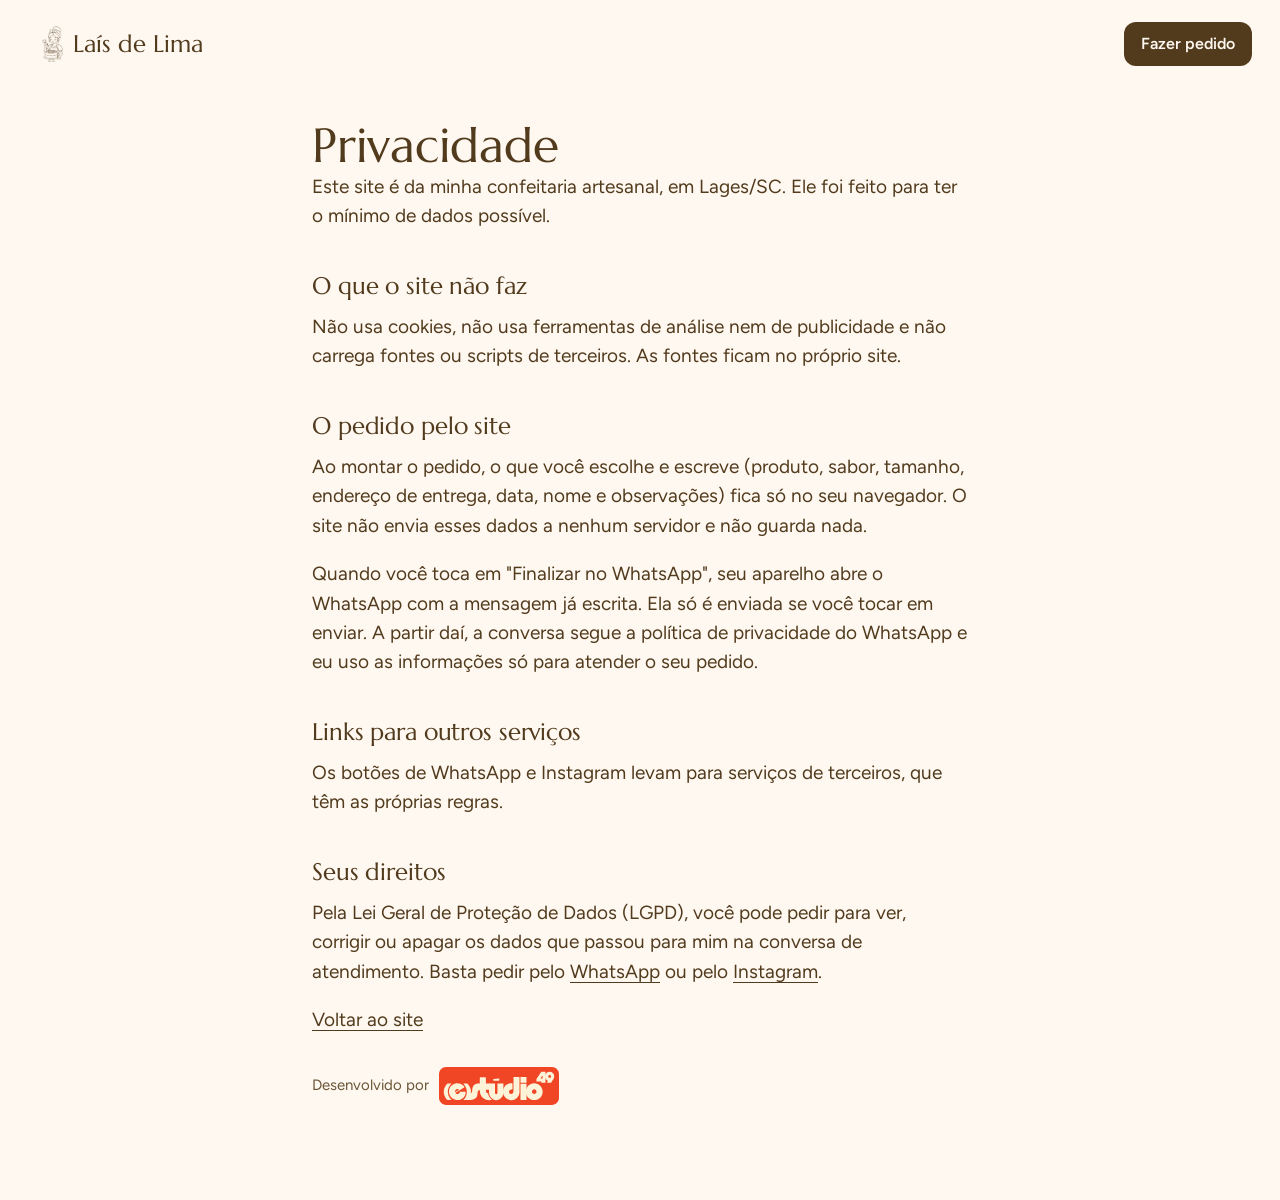
<file: privacidade.html>
<!doctype html>
<html lang="pt-BR">
<head>
<meta charset="utf-8">
<meta name="robots" content="noindex">
<meta name="viewport" content="width=device-width, initial-scale=1">
<title>Privacidade | Laís de Lima Confeitaria Artesanal</title>
<meta name="description" content="Como o site da Laís de Lima trata dados: sem cookies, sem rastreamento e sem guardar informações do pedido.">
<meta name="theme-color" content="#FEF8F1">
<link rel="canonical" href="https://boloslais.com.br/privacidade.html">
<link rel="icon" href="favicon.ico" sizes="32x32">
<link rel="icon" href="favicon.svg" type="image/svg+xml">
<link rel="stylesheet" href="assets/css/styles.css">
</head>
<body>
<header class="topo pagina-topo">
  <div class="topo__barra">
    <a class="topo__marca" href="index.html"><img src="assets/img/logo-ilustracao.webp" width="195" height="331" alt=""><span>Laís de Lima</span></a>
    <a class="btn btn--verde btn--topo" href="index.html#pedido"><span>Fazer pedido</span></a>
  </div>
</header>
<main class="pagina">
  <h1>Privacidade</h1>
  <p>Este site é da minha confeitaria artesanal, em Lages/SC. Ele foi feito para ter o mínimo de dados possível.</p>

  <h2>O que o site não faz</h2>
  <p>Não usa cookies, não usa ferramentas de análise nem de publicidade e não carrega fontes ou scripts de terceiros. As fontes ficam no próprio site.</p>

  <h2>O pedido pelo site</h2>
  <p>Ao montar o pedido, o que você escolhe e escreve (produto, sabor, tamanho, endereço de entrega, data, nome e observações) fica só no seu navegador. O site não envia esses dados a nenhum servidor e não guarda nada.</p>
  <p>Quando você toca em "Finalizar no WhatsApp", seu aparelho abre o WhatsApp com a mensagem já escrita. Ela só é enviada se você tocar em enviar. A partir daí, a conversa segue a política de privacidade do WhatsApp e eu uso as informações só para atender o seu pedido.</p>

  <h2>Links para outros serviços</h2>
  <p>Os botões de WhatsApp e Instagram levam para serviços de terceiros, que têm as próprias regras.</p>

  <h2>Seus direitos</h2>
  <p>Pela Lei Geral de Proteção de Dados (LGPD), você pode pedir para ver, corrigir ou apagar os dados que passou para mim na conversa de atendimento. Basta pedir pelo <a href="https://wa.me/5549998073537" target="_blank" rel="noopener">WhatsApp</a> ou pelo <a href="https://www.instagram.com/laisdlima_/" target="_blank" rel="noopener">Instagram</a>.</p>

  <p><a href="index.html">Voltar ao site</a></p>
  <p class="assinatura-e49">Desenvolvido por <img src="assets/img/e49-assinatura-brasa.svg" width="120" height="38" alt="(e)studio49"></p>
</main>
</body>
</html>
</file>
<file: assets/css/styles.css>
/* Laís de Lima: confeitaria artesanal. Mobile first (base = celular; depois 640, 900 e 1200 px).
   Estrutura e movimento inspirados no template de referência; cores e formas são da marca da Laís. */

@font-face{font-family:"Marcellus";font-weight:400;font-style:normal;font-display:swap;src:url("../fonts/marcellus-latin-400-normal.woff2") format("woff2")}
@font-face{font-family:"Figtree";font-weight:400;font-style:normal;font-display:swap;src:url("../fonts/figtree-latin-400-normal.woff2") format("woff2")}
@font-face{font-family:"Figtree";font-weight:600;font-style:normal;font-display:swap;src:url("../fonts/figtree-latin-600-normal.woff2") format("woff2")}

:root{
  /* Cores do logotipo da cliente (creme, verde, marrom) e tons de confeitaria. Nenhum rosa. */
  --creme:#FEF8F1;
  --verde:#CCDBBA;
  --verde-claro:#E6ECD9;
  --tinta:#523B1D;
  --tinta-escura:#3D2B14;
  --manteiga:#F3E3AE;
  --azul:#D5E3EC;
  --caramelo:#C9954F;
  --suave:#6B5636;
  --campo:#FFFDF9;
  --alerta:#F2E9DC;

  --display:"Marcellus","Cormorant Garamond",Georgia,serif;
  --texto:"Figtree",system-ui,-apple-system,"Segoe UI",sans-serif;

  --t-pequeno:.875rem;
  --t-corpo:clamp(1.0625rem,1rem + .25vw,1.1875rem);
  --t-destaque:clamp(1.25rem,1.1rem + .7vw,1.625rem);
  --t-titulo:clamp(2.125rem,1.3rem + 3.6vw,3.875rem);

  --margem:20px;
  --raio:12px;
  --mola:cubic-bezier(.2,.8,.2,1);
}

*,*::before,*::after{box-sizing:border-box}
html{-webkit-text-size-adjust:100%;scroll-behavior:smooth;scroll-padding-top:96px}
body{margin:0;background:var(--creme);color:var(--tinta);font:400 var(--t-corpo)/1.55 var(--texto);-webkit-font-smoothing:antialiased;overflow-x:hidden}
img,svg,canvas{display:block;max-width:100%}
a{color:inherit;text-decoration-thickness:1px;text-underline-offset:.2em}
a:hover{text-decoration-thickness:2px}
h1,h2,h3,h4{font-family:var(--display);font-weight:400;margin:0;line-height:1.08;letter-spacing:-.005em;text-wrap:balance}
p{margin:0 0 1em}
:focus-visible{outline:3px solid currentColor;outline-offset:3px}
.btn:focus-visible,.wa-flutuante:focus-visible,.topo__menu:focus-visible{outline:3px solid var(--tinta);outline-offset:3px;box-shadow:0 0 0 6px var(--creme)}
.plano--escuro .btn:focus-visible,.rodape .btn:focus-visible{outline-color:var(--creme);box-shadow:0 0 0 6px var(--tinta)}
.visualmente-oculto{position:absolute;width:1px;height:1px;overflow:hidden;clip:rect(0 0 0 0);white-space:nowrap}
.pular{position:absolute;left:8px;top:-70px;z-index:100;background:var(--tinta);color:var(--creme);padding:12px 16px;border-radius:8px;transition:top .2s}
.pular:focus{top:8px}
.ico{width:1.35em;height:1.35em;fill:currentColor;flex:none}

/* ---------- Botões ---------- */
.btn{position:relative;display:inline-flex;align-items:center;justify-content:center;gap:10px;min-height:52px;padding:0 22px;border:1.5px solid transparent;border-radius:var(--raio);background:var(--tinta);color:var(--creme);font:600 1rem/1 var(--texto);text-decoration:none;cursor:pointer;white-space:nowrap;transition:transform .3s var(--mola),background-color .25s,color .25s,border-color .25s}
.btn:hover{transform:translateY(-3px)}
.btn:active{transform:translateY(0) scale(.97)}
.btn__ico{width:20px;height:20px;fill:currentColor;flex:none;transition:transform .5s var(--mola)}
.btn:hover .btn__ico{transform:rotate(-18deg) scale(1.12)}
.btn__seta{display:flex;width:20px;height:18px;overflow:hidden;flex:none}
.btn__seta svg{flex:none;width:20px;height:18px;transition:transform .4s var(--mola)}
.btn:hover .btn__seta svg{transform:translateX(-100%)}
.btn--verde{background:var(--verde);color:var(--tinta)}
.btn--verde:hover{background:var(--manteiga)}
.btn--tinta{background:var(--tinta);color:var(--creme)}
.btn--tinta:hover{background:var(--tinta-escura)}
.btn--contorno{background:var(--verde-claro);color:var(--tinta)}
.btn--contorno:hover{background:var(--manteiga)}
.btn--topo{min-height:44px;padding:0 16px}
.btn--wa{width:100%;min-height:58px;font-size:.9375rem}
.aviso{background:var(--verde-claro);padding:14px 16px;border-radius:8px}

/* ---------- Topo ---------- */
.topo{position:fixed;inset:0 0 auto 0;z-index:60;background:var(--creme);color:var(--tinta);transition:background-color .35s}
.topo.is-rolado{background:var(--verde)}
body.menu-aberto .topo{background:var(--creme)}
.topo__barra{max-width:1240px;margin:0 auto;display:flex;align-items:center;gap:14px;padding:8px var(--margem)}
.topo__marca{margin-right:auto;display:inline-flex;align-items:center;gap:10px;min-height:44px;font:400 1.5rem/1 var(--display);text-decoration:none;white-space:nowrap;user-select:none;-webkit-tap-highlight-color:transparent}
.topo__marca img{height:36px;width:auto}
.topo__marca.is-balanco{animation:balanco .7s var(--mola)}
.topo__nav{display:none}
.topo .btn--topo{display:none}
.topo .btn--topo{background:var(--tinta);color:var(--creme)}
.topo .btn--topo:hover{background:var(--tinta-escura)}
.topo__menu{width:44px;height:44px;display:grid;place-items:center;padding:0;background:none;border:0;color:inherit;cursor:pointer}
.barras{position:relative;width:24px;height:16px}
.barras i{position:absolute;left:0;right:0;height:2px;border-radius:2px;background:currentColor;transition:transform .4s var(--mola),opacity .2s}
.barras i:nth-child(1){top:0}.barras i:nth-child(2){top:7px}.barras i:nth-child(3){top:14px}
.topo__menu[aria-expanded="true"] .barras i:nth-child(1){transform:translateY(7px) rotate(45deg)}
.topo__menu[aria-expanded="true"] .barras i:nth-child(2){opacity:0}
.topo__menu[aria-expanded="true"] .barras i:nth-child(3){transform:translateY(-7px) rotate(-45deg)}
.menu-mobile{position:fixed;inset:0;z-index:55;display:flex;flex-direction:column;justify-content:center;gap:2px;padding:96px var(--margem) 40px;background:var(--creme)}
.menu-mobile[hidden]{display:none}
.menu-mobile a{display:flex;align-items:center;min-height:62px;font:400 2.125rem/1 var(--display);text-decoration:none;animation:sobe .6s var(--mola) both}
.menu-mobile a:nth-child(2){animation-delay:.05s}.menu-mobile a:nth-child(3){animation-delay:.1s}.menu-mobile a:nth-child(4){animation-delay:.15s}.menu-mobile a:nth-child(5){animation-delay:.2s}.menu-mobile a:nth-child(6){animation-delay:.25s}

/* ---------- Início: as listras do logotipo ---------- */
.hero{position:relative;min-height:100svh;display:grid;place-items:center;padding:96px 12px 64px;background:var(--creme);overflow:hidden}
.hero::before{content:"";position:absolute;inset:0;background:url("../img/listras-logo.svg") 50% 0/clamp(88px,15vw,200px) 100% repeat-x;transform-origin:50% 0;animation:toldo 1.3s var(--mola) both}
.hero__carta{position:relative;width:min(100%,560px);padding:36px 24px 40px;background:var(--creme);display:flex;flex-direction:column;align-items:center;gap:20px;text-align:center}
.hero__logo{width:min(100%,380px)}
.hero__logo img{width:100%;height:auto}
.hero__sub{max-width:34ch;margin:0;font-size:var(--t-destaque);line-height:1.35}
.hero__nota{margin:0;font-size:1rem;color:var(--suave);max-width:40ch}
.hero__acoes{display:flex;flex-wrap:wrap;justify-content:center;gap:12px}

/* ---------- Faixa rolante ---------- */
.fita{position:relative;overflow:hidden;white-space:nowrap}
.fita__trilho{display:flex;width:max-content;animation:fita var(--dur,40s) linear infinite}
.fita:hover .fita__trilho{animation-play-state:paused}
.fita__lista{display:flex;align-items:center;gap:22px;margin:0;padding:0 22px 0 0;list-style:none}
.fita__lista li{display:flex;align-items:center;gap:12px;font:600 .875rem/1 var(--texto);letter-spacing:.09em;text-transform:uppercase}
/* ---------- Bordas onduladas ---------- */
.borda{position:absolute;left:0;right:0;height:14px;background:var(--cor,var(--creme));-webkit-mask:url("../img/borda-baixo.svg") repeat-x 0 0/48px 14px;mask:url("../img/borda-baixo.svg") repeat-x 0 0/48px 14px;pointer-events:none;z-index:3;animation:borda 9s linear infinite}
.borda--gota{top:0}
.borda--gota-fim{top:calc(100% - 1px)}
.borda--creme{--cor:var(--creme)}
.borda--verde{--cor:var(--verde)}

/* ---------- Cabeças de seção ---------- */
.cabeca{max-width:680px;margin:0 auto 44px;display:flex;flex-direction:column;align-items:center;gap:16px;text-align:center}
.cabeca h2,.porque h2,.sobre h2,.final h2{font-size:clamp(2.125rem,1.4rem + 3vw,3.5rem)}
.cabeca__sub{max-width:52ch;margin:0}
.cabeca--estreita{margin-bottom:12px}

/* ---------- Por que a Laís: notas empilhadas ---------- */
.porque{position:relative;padding:88px var(--margem) 72px;background:var(--creme);overflow:clip}
.porque__miolo{position:relative;max-width:1200px;margin:0 auto;display:flex;flex-direction:column;align-items:center;gap:56px}
.porque__pilha{width:100%;display:flex;flex-direction:column;align-items:center;gap:36px;--nota-top:200px}
.porque__cabeca{position:sticky;top:84px;z-index:10;display:flex;flex-direction:column;align-items:center;gap:14px;max-width:748px;text-align:center;padding-bottom:8px;background:var(--creme)}
.notas{display:flex;flex-direction:column;align-items:center;gap:36px;width:100%}
.nota{position:sticky;top:var(--nota-top);z-index:2;width:min(100%,300px);min-height:236px;padding:0 24px;display:grid;place-items:center;text-align:center;border-radius:8px;transform:rotate(var(--r,0deg));transition:transform .6s var(--mola)}
.nota p{margin:0;font:400 1.375rem/1.25 var(--display)}
.nota--1{--r:4deg;background:var(--verde);z-index:2}
.nota--2{--r:-3deg;background:var(--manteiga);z-index:3}
.nota--3{--r:2.5deg;background:var(--azul);z-index:4}
.nota--4{--r:-2deg;background:var(--tinta);color:var(--creme);z-index:5}
.nota:hover{transform:rotate(0deg) scale(1.03)}
.porque__fim{position:relative;z-index:6;display:flex;flex-direction:column;align-items:center;gap:16px;max-width:430px;text-align:center;background:var(--creme);padding:8px 0}
.porque__fim h3{font-size:clamp(1.625rem,1.3rem + 1.4vw,2.25rem)}
.porque__fim p{margin:0}

/* ---------- Cardápio ---------- */
.cardapio{padding:88px var(--margem) 96px;background:var(--creme)}
.grupo-cardapio{max-width:1240px;margin:0 auto 64px}
.grupo-cardapio:last-of-type{margin-bottom:0}
.grupo-cardapio > h3{margin:0 0 28px;text-align:center;font-size:clamp(1.75rem,1.4rem + 1.4vw,2.5rem)}
.grade-cards{display:grid;grid-template-columns:repeat(auto-fit,minmax(min(100%,250px),290px));justify-content:center;gap:44px 24px}
.cprod{perspective:900px}
.cprod__link{display:flex;flex-direction:column;gap:16px;text-decoration:none;color:inherit}
.cprod__arte{--bg:var(--verde);--a:var(--creme);--b:var(--manteiga);--c:var(--azul);--d:var(--tinta);position:relative;aspect-ratio:1/1;display:grid;place-items:center;border-radius:8px;overflow:hidden;background:var(--bg);transform:rotateX(var(--rx,0deg)) rotateY(var(--ry,0deg));transition:transform .5s var(--mola);will-change:transform}
.cprod__arte::before{content:"";position:absolute;inset:0;background-size:var(--tx,64px);opacity:.9}
.cprod__arte svg{position:relative;height:86%;width:auto;transition:transform .9s var(--mola)}
.cprod__arte img{position:absolute;inset:0;width:100%;height:100%;object-fit:cover}
.cprod:hover .cprod__arte svg{transform:rotate(7deg) scale(1.06)}
.arte--matilda{--bg:var(--manteiga);--a:var(--creme);--b:var(--verde);--c:var(--azul)}
.arte--matilda::before{background-image:url("../img/tx-bolinhas.svg")}
.arte--doce-de-leite-nozes{--bg:var(--verde);--a:var(--creme);--c:var(--manteiga)}
.arte--doce-de-leite-nozes::before{background-image:url("../img/tx-ondas.svg");--tx:96px}
.arte--cha-da-tarde{--bg:var(--azul);--a:var(--creme);--b:var(--verde);--c:var(--manteiga)}
.arte--cha-da-tarde::before{background-image:url("../img/tx-escamas.svg");--tx:60px}
.arte--slice{--bg:var(--verde);--a:var(--creme);--b:var(--manteiga);--c:var(--azul)}
.arte--slice::before{background-image:url("../img/tx-xadrez.svg");--tx:64px}
.arte--red-velvet{--bg:var(--verde);--a:var(--creme);--b:var(--caramelo);--c:var(--manteiga)}
.arte--red-velvet::before{background-image:url("../img/tx-bolinhas.svg")}
.arte--limao{--bg:var(--manteiga);--a:var(--creme);--b:var(--verde);--c:var(--azul)}
.arte--limao::before{background-image:url("../img/tx-escamas.svg");--tx:60px}
.arte--banoffe{--bg:var(--azul);--a:var(--creme);--b:var(--manteiga);--c:var(--caramelo)}
.arte--banoffe::before{background-image:url("../img/tx-ondas.svg");--tx:96px}
.arte--bolo{--bg:var(--manteiga);--a:var(--creme);--b:var(--verde);--c:var(--azul)}
.arte--bolo::before{background-image:url("../img/tx-granulado.svg");--tx:160px}
.arte--torta{--bg:var(--azul);--a:var(--creme);--b:var(--manteiga);--c:var(--verde)}
.arte--torta::before{background-image:url("../img/tx-bolinhas.svg")}
.cprod__foto{position:absolute;left:12px;top:12px;padding:6px 10px;border-radius:99px;background:var(--creme);font:600 .8125rem/1 var(--texto);letter-spacing:.04em}
.cprod__txt h4{font-size:clamp(1.5rem,1.3rem + .8vw,1.875rem)}
.cprod__cat{margin:6px 0 0;font:600 1.0625rem/1.3 var(--texto);color:var(--tinta)}
.cprod__desc{margin:10px 0 0;font-size:1rem;line-height:1.5}
.cprod__desc--vazio{display:none}
.grupo-cardapio__nota{max-width:52ch;margin:-12px auto 28px;text-align:center}
.cprod__pedir{display:inline-block;margin-top:12px;font:600 1rem/1.2 var(--texto);text-decoration:underline;text-underline-offset:.25em;text-decoration-thickness:2px;text-decoration-color:var(--verde);transition:text-decoration-color .3s,transform .4s var(--mola)}
.cprod:hover .cprod__pedir,.cprod__link:focus-visible .cprod__pedir{text-decoration-color:var(--tinta);transform:translateX(4px)}

/* ---------- Sobre ---------- */
.sobre{position:relative;z-index:2;background:var(--verde);padding:108px var(--margem) 120px}
.sobre__miolo{max-width:1100px;margin:0 auto;display:grid;grid-template-columns:minmax(0,1fr);gap:56px;align-items:center}
.moldura{--rot:-2deg;margin:0 auto;width:min(100%,440px);padding:22px;border-radius:16px;background:var(--manteiga);transform:rotate(var(--rot))}
.moldura__cartao{position:relative;display:grid;place-items:center;aspect-ratio:1/1.12;border-radius:8px;background:var(--creme);padding:20px}
.moldura__cartao img{width:88%;height:auto}
.moldura figcaption{margin-top:14px;text-align:center;font:400 1.125rem/1.2 var(--display)}
.vela{position:absolute;top:6px;right:10px;width:46px;height:92px;padding:0;background:none;border:0;cursor:pointer;-webkit-tap-highlight-color:transparent}
.vela svg{width:100%;height:100%;overflow:visible;transition:transform .4s var(--mola)}
.vela:hover svg{transform:rotate(6deg)}
.vela__chama{fill:var(--caramelo);transform-origin:50% 100%;transform-box:fill-box;animation:chama 1.1s ease-in-out infinite alternate;transition:opacity .25s,transform .25s}
.vela__fumaca{opacity:0}
.vela[aria-pressed="false"] .vela__chama{opacity:0;transform:scale(.2);animation:none}
.vela[aria-pressed="false"] .vela__fumaca{animation:fumaca 1.8s ease-out}
.sobre__texto{display:flex;flex-direction:column;align-items:flex-start;gap:16px}
.sobre__texto p{margin:0 0 .8em}
.sobre__texto > div{max-width:52ch}

/* ---------- Ingredientes ---------- */
.ingredientes{position:relative;z-index:1;padding:72px 0 56px;background:var(--creme);display:flex;flex-direction:column;align-items:center;gap:26px;overflow:hidden}
.fita--clara{width:100%;color:var(--tinta)}
.fita__lista--grande{gap:56px;padding-right:56px}
.fita__lista--grande li{gap:14px;font:400 clamp(1.625rem,1.2rem + 2vw,2.5rem)/1 var(--display);letter-spacing:0;text-transform:none}
.fita__lista--grande li svg{width:1.05em;height:1.05em;fill:var(--tinta);--furo:var(--creme)}
.fita__lista--grande li:nth-child(3n+2) svg{fill:var(--caramelo)}

/* ---------- Como funciona e preços ---------- */
.precos{position:relative;padding:64px var(--margem) 96px;background:var(--creme)}
.palavras{position:relative;max-width:1000px;margin:20px auto 56px;display:flex;flex-wrap:wrap;justify-content:center;gap:4px 26px}
.palavras a{display:inline-flex;align-items:center;gap:12px;font:400 clamp(2.25rem,1.1rem + 5vw,4.5rem)/1.15 var(--display);text-decoration:none;position:relative;z-index:2}
.palavras a svg{width:.62em;height:.62em;fill:var(--cor);transition:transform .8s var(--mola)}
.palavras a:hover svg,.palavras a:focus-visible svg{transform:rotate(180deg) scale(1.2)}
.palavras__blob{position:absolute;left:0;top:0;width:150px;height:188px;margin:-94px 0 0 -75px;border-radius:12px;pointer-events:none;z-index:1;opacity:0;transform:translate3d(var(--x,0),var(--y,0),0) rotate(-7deg) scale(.4);transition:opacity .25s,transform .35s var(--mola);display:none;overflow:hidden;background:var(--verde);--a:var(--creme);--b:var(--manteiga);--c:var(--azul);--d:var(--tinta)}
.palavras__blob.is-on{opacity:1;transform:translate3d(var(--x,0),var(--y,0),0) rotate(-7deg) scale(1)}
.palavras__blob svg{width:100%;height:100%;padding:8px}
@media (hover:hover) and (min-width:900px){.palavras__blob{display:block}}
.planos{max-width:1200px;margin:0 auto;display:grid;grid-template-columns:minmax(0,1fr);gap:24px;align-items:stretch}
.plano{display:flex;flex-direction:column;gap:24px;padding:32px 24px;border-radius:16px;background:var(--verde-claro)}
.plano--escuro{background:var(--tinta);color:var(--creme)}
.plano--manteiga{background:var(--manteiga)}
.plano__topo{display:flex;flex-direction:column;align-items:flex-start;gap:14px}
.plano__tag{margin:0;font:600 1rem/1.2 var(--texto);color:var(--suave)}
.plano--escuro .plano__tag{color:var(--verde)}
.plano h3{font-size:clamp(2rem,1.5rem + 2vw,2.625rem)}
.plano__nota{margin:0;padding:8px 12px;border-radius:8px;font:600 .9375rem/1.3 var(--texto);color:var(--tinta)}
.nota-manteiga{background:var(--manteiga)}
.nota-verde{background:var(--verde)}
.plano__preco{display:flex;align-items:flex-end;gap:10px;flex-wrap:wrap;margin:0}
.plano__preco b{font:400 clamp(2rem,1.5rem + 2vw,2.75rem)/1 var(--display)}
.plano__preco span{padding-bottom:4px;font-size:1rem}
.plano__preco--menor b{font-size:clamp(1.5rem,1.2rem + 1.4vw,2rem)}
.plano__bloco{display:flex;flex-direction:column;gap:10px}
.plano__bloco p{margin:0}
.plano__lista{list-style:none;margin:0;padding:0;display:grid;gap:8px}
.plano__lista li{position:relative;padding-left:22px}
.plano__lista li::before{content:"";position:absolute;left:0;top:.5em;width:8px;height:8px;border-radius:50%;background:currentColor}
.plano .btn{margin-top:auto;width:100%}

/* ---------- Tamanhos ---------- */
.tamanhos{padding:48px var(--margem) 104px;background:var(--creme)}
.discos-fig{margin:0 auto 20px;max-width:620px;padding:36px 16px 18px;background:var(--verde);border-radius:16px;transform:rotate(var(--rot,0deg))}
.discos{display:flex;align-items:flex-end;justify-content:center;gap:4%}
.disco{position:relative;width:calc(var(--d) * 1.5%);aspect-ratio:1;padding:0;border:0;border-radius:50%;background:var(--creme);color:var(--tinta);cursor:pointer;display:grid;place-items:center;font:400 clamp(.8125rem,3.4vw,1.125rem)/1 var(--display);transition:transform .5s var(--mola),background-color .3s}
.disco:hover{transform:scale(1.05) rotate(-3deg)}
.disco[aria-pressed="true"]{background:var(--manteiga)}
.disco__corte{position:absolute;inset:0;width:100%;height:100%}
.disco__corte line{stroke:var(--tinta);stroke-width:1.6;stroke-linecap:round;stroke-dasharray:1;stroke-dashoffset:1;transition:stroke-dashoffset .45s var(--mola);transition-delay:calc(var(--k) * 18ms)}
.disco.is-cortado .disco__corte line{stroke-dashoffset:0}
.disco__nome{position:relative;transition:opacity .3s}
.disco.is-cortado .disco__nome{opacity:0}
.discos-fig figcaption{text-align:center;font-size:var(--t-pequeno);margin-top:16px;min-height:1.5em}
.tabela{display:grid;gap:8px;max-width:720px;margin-inline:auto}
.linha-tam{display:grid;grid-template-columns:1fr auto;gap:2px 16px;padding:16px 20px;background:var(--verde-claro);border-radius:8px;align-items:baseline;transition:transform .4s var(--mola),background-color .3s}
.linha-tam:hover{transform:translateX(6px);background:var(--manteiga)}
.linha-tam__tam{font:400 var(--t-destaque)/1.1 var(--display)}
.linha-tam__valor{font-weight:600;text-align:right}
.linha-tam__info{grid-column:1/-1;font-size:1rem}

/* ---------- Pedido ---------- */
.pedido{position:relative;z-index:1;padding:104px var(--margem) 104px;background:var(--verde-claro)}
.pedido__miolo{max-width:640px;margin:0 auto}
.form{display:grid;gap:26px;margin:0 auto;padding:28px 18px;background:var(--creme);border-radius:16px;text-align:left}
.grupo{border:0;margin:0;padding:0;min-width:0}
.grupo legend,.campo label{display:block;font-weight:600;margin-bottom:10px;padding:0}
.opcional{font-weight:400;color:var(--suave)}
.opcoes{display:grid;gap:8px}
.opcoes--3{grid-template-columns:minmax(0,1fr)}
.opcoes--2{grid-template-columns:repeat(2,minmax(0,1fr))}
.opc{position:relative;display:block}
.opc input{position:absolute;opacity:0;inset:0;width:100%;height:100%;margin:0;cursor:pointer}
.caixa{display:flex;flex-direction:column;justify-content:center;gap:2px;min-height:60px;padding:10px 16px;background:var(--campo);border:2px solid var(--tinta);border-radius:8px;transition:background-color .2s,color .2s,transform .2s var(--mola)}
.caixa b{font-weight:600}
.caixa small{font-size:var(--t-pequeno);color:var(--suave)}
.opc:hover .caixa{background:var(--verde-claro);transform:translateY(-2px)}
.opc input:checked + .caixa{background:var(--tinta);color:var(--creme)}
.opc input:checked + .caixa small{color:var(--verde)}
.opc input:active + .caixa{transform:scale(.98)}
.opc input:focus-visible + .caixa{outline:3px solid var(--tinta);outline-offset:3px}
.campo input,.campo select,.campo textarea{display:block;width:100%;min-height:54px;padding:12px 14px;background:var(--campo);border:2px solid var(--tinta);border-radius:8px;color:var(--tinta);font:400 1rem/1.4 var(--texto);appearance:none;-webkit-appearance:none}
.campo select{padding-right:44px;background-image:url("data:image/svg+xml,%3Csvg xmlns='http://www.w3.org/2000/svg' width='16' height='10' viewBox='0 0 16 10'%3E%3Cpath d='M1 1l7 7 7-7' fill='none' stroke='%23523B1D' stroke-width='2'/%3E%3C/svg%3E");background-repeat:no-repeat;background-position:right 16px center}
.campo textarea{resize:vertical}
.campo input:focus,.campo select:focus,.campo textarea:focus{background:var(--verde-claro);outline:3px solid var(--tinta);outline-offset:2px}
.campo [aria-invalid="true"]{background:var(--alerta);border-width:3px}
.dica{font-size:var(--t-pequeno);color:var(--suave);margin:8px 0 0;max-width:46ch}
.dica--fim{text-align:center;margin:0 auto}
.qtd{display:flex;gap:8px;max-width:220px}
.qtd input{text-align:center;min-width:0}
.qtd__b{flex:0 0 54px;min-height:54px;background:var(--campo);border:2px solid var(--tinta);border-radius:8px;color:var(--tinta);font:600 1.5rem/1 var(--texto);cursor:pointer;transition:transform .2s var(--mola),background-color .2s}
.qtd__b:hover{background:var(--verde-claro)}
.qtd__b:active{transform:scale(.94)}
.estimativa{margin:0;padding:16px 18px;background:var(--verde);border-radius:8px;font-weight:600}
.resumo-form{background:var(--verde-claro);padding:18px;border-radius:8px}
.face__titulo{font:400 var(--t-destaque)/1.1 var(--display);margin:0 0 .6em}
.erros{margin:0;padding:14px 16px;background:var(--alerta);border-left:6px solid var(--tinta);border-radius:0 8px 8px 0;font-weight:600}
.erros[hidden]{display:none}
.resumo{margin:0;display:grid;gap:8px;width:100%}
.resumo div{display:flex;justify-content:space-between;gap:16px;align-items:baseline}
.resumo dt{color:var(--suave);font-size:var(--t-pequeno)}
.resumo dd{margin:0;font-weight:600;text-align:right}
.resumo--vazio{margin:0;color:var(--suave)}

/* ---------- Depoimentos ---------- */
.depoimentos{padding:96px var(--margem) 112px;background:var(--creme)}
.dep-lista{max-width:1000px;margin:0 auto;display:grid;grid-template-columns:minmax(0,1fr);gap:28px;justify-items:center}
.dep{--rot:-1.5deg;width:min(100%,480px);padding:18px;border-radius:12px;background:var(--verde);transform:rotate(var(--rot))}
.dep--manteiga{background:var(--manteiga);--rot:1.5deg}
.dep--azul{background:var(--azul);--rot:-1deg}
.dep__miolo{padding:34px 24px;border-radius:8px;background:var(--creme);text-align:center;display:flex;flex-direction:column;align-items:center;gap:14px}
.dep__ico{width:34px;height:34px;fill:var(--manteiga)}
.dep h3{font-size:clamp(1.5rem,1.2rem + 1.2vw,2rem)}
.dep__miolo p{margin:0}
.dep__texto{font:400 1.25rem/1.4 var(--display)}
.dep__print{max-width:100%;height:auto;border-radius:8px}
.dep__quem{margin:14px 0 0;text-align:center;font:600 .9375rem/1.3 var(--texto);color:var(--tinta)}

/* ---------- Perguntas ---------- */
.perguntas{position:relative;z-index:1;padding:112px var(--margem) 104px;background:var(--manteiga)}
.perguntas__miolo{max-width:1100px;margin:0 auto}
.faq{display:block}
.faq__item{margin:0 0 12px;border-radius:16px;background:var(--creme);break-inside:avoid;overflow:hidden;transform:rotate(var(--rot,0deg))}
.faq__q{width:100%;min-height:68px;display:flex;align-items:center;justify-content:space-between;gap:16px;padding:16px 20px;background:none;border:0;color:var(--tinta);font:600 1rem/1.3 var(--texto);text-align:left;cursor:pointer}
.faq__q svg{width:22px;height:22px;flex:none;transition:transform .5s var(--mola)}
.faq__item.is-aberto .faq__q svg{transform:rotate(135deg)}
.faq__r{display:grid;grid-template-rows:1fr;transition:grid-template-rows .5s var(--mola)}
.faq__r > div{overflow:hidden}
.js .faq__item:not(.is-aberto) .faq__r{grid-template-rows:0fr}
.faq__r p{margin:0;padding:0 20px 20px}

/* ---------- Chamada final ---------- */
.final{position:relative;padding:96px var(--margem) 0;background:var(--creme);text-align:center;overflow:hidden}
.final__miolo{max-width:760px;margin:0 auto;display:flex;flex-direction:column;align-items:center;gap:18px}
.final__acoes{display:flex;flex-wrap:wrap;justify-content:center;gap:12px;margin-top:10px}
.azulejos{max-width:1440px;margin:72px auto 0;display:grid;grid-template-columns:repeat(3,minmax(0,1fr));gap:12px;perspective:900px}
.azulejo{position:relative;aspect-ratio:3/4;border-radius:8px 8px 0 0;overflow:hidden;transform:rotateX(var(--rx,0deg)) rotateY(var(--ry,0deg));transition:transform .5s var(--mola)}
.azulejo::after{content:"";position:absolute;left:50%;top:50%;width:46%;aspect-ratio:1;translate:-50% -50%;background:var(--creme)}
.azulejo--1{background:var(--verde) url("../img/tx-granulado.svg") 0 0/160px}
.azulejo--1::after{border-radius:50%}
.azulejo--2{background:var(--manteiga) url("../img/tx-xadrez.svg") 0 0/64px}
.azulejo--2::after{width:40%;aspect-ratio:1/1.4;border-radius:99px 99px 8px 8px}
.azulejo--3{background:var(--azul) url("../img/tx-bolinhas.svg") 0 0/44px}
.azulejo--3::after{width:54%;aspect-ratio:2/1;border-radius:99px}
.azulejo--4{background:var(--verde-claro) url("../img/tx-ondas.svg") 0 0/96px}
.azulejo--4::after{width:38%;border-radius:8px;rotate:12deg}
.azulejo--5{background:var(--verde) url("../img/tx-escamas.svg") 0 0/60px}
.azulejo--5::after{border-radius:50%;border:10px solid var(--tinta);background:var(--creme)}
.azulejo--4,.azulejo--5{display:none}

/* ---------- Rodapé ---------- */
.rodape{background:var(--tinta-escura);color:var(--creme)}
.rodape .rodape__miolo{max-width:1440px;margin:0 auto;padding:56px var(--margem) 40px;display:flex;flex-direction:column;gap:44px}
.gigante{margin:0;text-align:center;white-space:nowrap;font:400 clamp(3.1rem,15.4vw,13.5rem)/1 var(--display);color:var(--verde);user-select:none;overflow:hidden;padding-bottom:.06em}
.gigante i{display:inline-block;font-style:normal;cursor:default;transform-origin:50% 100%}
.gigante i.is-gel{animation:geleia .9s var(--mola)}
.rodape__cols{display:grid;grid-template-columns:minmax(0,1fr);gap:32px}
.rodape__col{display:flex;flex-direction:column;gap:6px}
.rodape__titulo{margin:0 0 6px;font:600 1rem/1.2 var(--texto);color:var(--verde)}
.rodape__col a,.rodape__col span{display:inline-flex;align-items:center;min-height:36px;color:var(--creme);text-decoration:none}
.rodape__col a:hover{text-decoration:underline}
.rodape__frase{margin:0;max-width:34ch;font:400 1.375rem/1.25 var(--display)}
.rodape__fim{display:flex;flex-wrap:wrap;justify-content:space-between;gap:6px 20px;padding:14px var(--margem);background:var(--verde);color:var(--tinta);font-size:.9375rem}
.rodape__fim p{margin:0}
.assinatura-e49{display:flex;align-items:center;gap:10px;font-size:.9375rem}
.assinatura-e49 img{width:120px;height:auto;flex:none}
.pagina .assinatura-e49{margin-top:2rem;color:var(--suave)}
.rodape__fim a{display:inline-flex;align-items:center;min-height:32px}

/* ---------- WhatsApp flutuante e aviso ---------- */
.wa-flutuante{position:fixed;right:16px;bottom:16px;z-index:50;display:inline-flex;align-items:center;gap:8px;min-height:52px;padding:0 20px 0 16px;border:2px solid var(--creme);border-radius:99px;background:var(--tinta);color:var(--creme);font:600 .9375rem/1 var(--texto);text-decoration:none;transition:transform .35s var(--mola),opacity .25s}
.wa-flutuante:hover{transform:translateY(-3px) rotate(-2deg)}
.wa-flutuante.is-oculto,.wa-flutuante.is-hero{opacity:0;pointer-events:none;visibility:hidden;transform:translateY(12px);transition:transform .25s ease,opacity .25s ease,visibility 0s linear .25s}
.aviso-toast{position:fixed;left:50%;bottom:84px;z-index:70;max-width:min(92vw,420px);padding:12px 18px;border-radius:12px;background:var(--tinta);color:var(--creme);font-weight:600;text-align:center;opacity:0;pointer-events:none;translate:-50% 14px;transition:opacity .3s,translate .4s var(--mola)}
.aviso-toast.is-on{opacity:1;translate:-50% 0}

/* ---------- Privacidade ---------- */
.pagina{padding:120px var(--margem) 80px;max-width:720px;margin:0 auto}
.pagina h1{font-size:clamp(2rem,1.5rem + 2.5vw,3rem)}
.pagina h2{font-size:1.5rem;margin:1.8em 0 .5em}
.pagina-topo .btn--topo{display:inline-flex;background:var(--tinta);color:var(--creme)}
.pagina-topo .topo__marca{margin-right:auto}

/* ---------- Chuva de formas e confete ---------- */
.chuva{position:fixed;inset:0;z-index:80;pointer-events:none;overflow:hidden}
.chuva svg{position:absolute;top:-80px;width:var(--s,40px);height:var(--s,40px);fill:var(--cor);animation:cai var(--t,4s) linear var(--atraso,0s) forwards}
.confete{position:fixed;inset:0;z-index:80;width:100%;height:100%;pointer-events:none}

/* ---------- Movimento ---------- */
@keyframes toldo{from{transform:scaleY(.02)}to{transform:none}}
@keyframes sobe{from{opacity:0;transform:translateY(26px)}to{opacity:1;transform:none}}
@keyframes gira{to{transform:rotate(360deg)}}
@keyframes flutua{0%,100%{transform:translateY(0)}50%{transform:translateY(-6px)}}
@keyframes fita{to{transform:translateX(-50%)}}
@keyframes borda{to{-webkit-mask-position:48px 0;mask-position:48px 0}}
@keyframes chama{from{transform:scale(1,1) rotate(-3deg)}to{transform:scale(.88,1.1) rotate(3deg)}}
@keyframes fumaca{0%{opacity:.9;transform:translateY(0)}100%{opacity:0;transform:translateY(-26px)}}
@keyframes balanco{0%,100%{transform:rotate(0)}25%{transform:rotate(-6deg) scale(1.06)}60%{transform:rotate(5deg)}}
@keyframes geleia{0%{transform:scale(1,1)}20%{transform:scale(1.25,.7)}45%{transform:scale(.85,1.2)}70%{transform:scale(1.08,.94)}100%{transform:scale(1,1)}}
@keyframes cai{to{transform:translate3d(var(--dx,0),110vh,0) rotate(var(--giro,360deg))}}
@keyframes surge{0%{transform:scale(0) rotate(-45deg);opacity:0}100%{transform:scale(1) rotate(0);opacity:1}}

.js [data-entrada]{opacity:0;animation:sobe .9s var(--mola) forwards;animation-delay:calc(var(--d,0) * .13s + .15s)}
.js [data-rv]{opacity:0;transform:translateY(34px) rotate(var(--rot,0deg));transition:opacity .8s ease,transform .95s var(--mola);transition-delay:var(--d,0s)}
.js [data-rv="escala"]{transform:scale(.86) rotate(var(--rot,0deg))}
.js [data-rv].is-in{opacity:1;transform:rotate(var(--rot,0deg))}
.js [data-palavras] .pal{display:inline-block;overflow:hidden;vertical-align:bottom;padding-bottom:.14em;margin-bottom:-.14em}
.js [data-palavras] .pal > span{display:inline-block;transform:translateY(112%);transition:transform 1s var(--mola);transition-delay:calc(var(--w) * 70ms)}
.js [data-palavras].is-in .pal > span{transform:none}

@media (prefers-reduced-motion:reduce){
  html{scroll-behavior:auto}
  *,*::before,*::after{animation:none !important;transition-duration:.01ms !important;transition-delay:0s !important}
  .js [data-entrada],.js [data-rv],.js [data-palavras] .pal > span{opacity:1;transform:rotate(var(--rot,0deg))}
  .js [data-palavras] .pal > span{transform:none}
  .fita__trilho{transform:none}
}

/* ---------- Tablet ---------- */
@media (min-width:600px){
  :root{--margem:32px}
  .topo .btn--topo{display:inline-flex}
  .opcoes--3{grid-template-columns:repeat(3,minmax(0,1fr))}
  .azulejos{grid-template-columns:repeat(4,minmax(0,1fr))}
  .azulejo--4{display:block}
  .linha-tam{grid-template-columns:auto 1fr auto}
  .linha-tam__info{grid-column:auto}
  .form{padding:36px 30px}
  .rodape__cols{grid-template-columns:repeat(2,minmax(0,1fr))}
  .porque__pilha{--nota-top:180px}
}

/* ---------- Desktop ---------- */
@media (min-width:900px){
  .topo{padding-top:14px}
  .topo__barra{padding:8px 8px 8px 22px}
  .topo__nav{display:flex;gap:4px;margin-inline:auto}
  .topo__nav a{display:inline-flex;align-items:center;min-height:44px;padding:0 14px;border-radius:8px;font:600 1rem/1 var(--texto);text-decoration:none;transition:background-color .25s}
  .topo__nav a:hover{background:var(--verde-claro)}
  .topo.is-rolado .topo__nav a:hover{background:var(--creme)}
  .topo__marca{margin-right:0}
  .topo__menu{display:none}
  .menu-mobile{display:none !important}
  .hero{padding:110px 32px 72px}
  .hero__carta{padding:48px 40px 52px}
  .porque__pilha{--nota-top:200px}
  .porque__cabeca{top:96px}
  .sobre__miolo{grid-template-columns:minmax(0,1fr) minmax(0,1fr);gap:88px}
  .moldura{margin:0}
  .planos{grid-template-columns:repeat(3,minmax(0,1fr))}
  .plano{padding:32px 26px}
  .faq{columns:2;column-gap:16px}
  .dep-lista{grid-template-columns:minmax(0,1fr)}
  .azulejos{grid-template-columns:repeat(5,minmax(0,1fr))}
  .azulejo--5{display:block}
  .wa-flutuante{right:24px;bottom:24px;padding:0;width:56px;height:56px;justify-content:center}
  .wa-flutuante span{position:absolute;width:1px;height:1px;overflow:hidden;clip:rect(0 0 0 0)}
  .rodape__cols{grid-template-columns:minmax(0,1fr) minmax(0,1.3fr) minmax(0,1fr);align-items:start}
  .rodape__cols .rodape__frase{text-align:center;margin-inline:auto}
  .rodape__cols .rodape__col:last-child{align-items:flex-end;text-align:right}
}

@media (min-width:1200px){
  .rodape__miolo{padding-inline:32px}
  .rodape__fim{padding-inline:32px}
}
</file>
